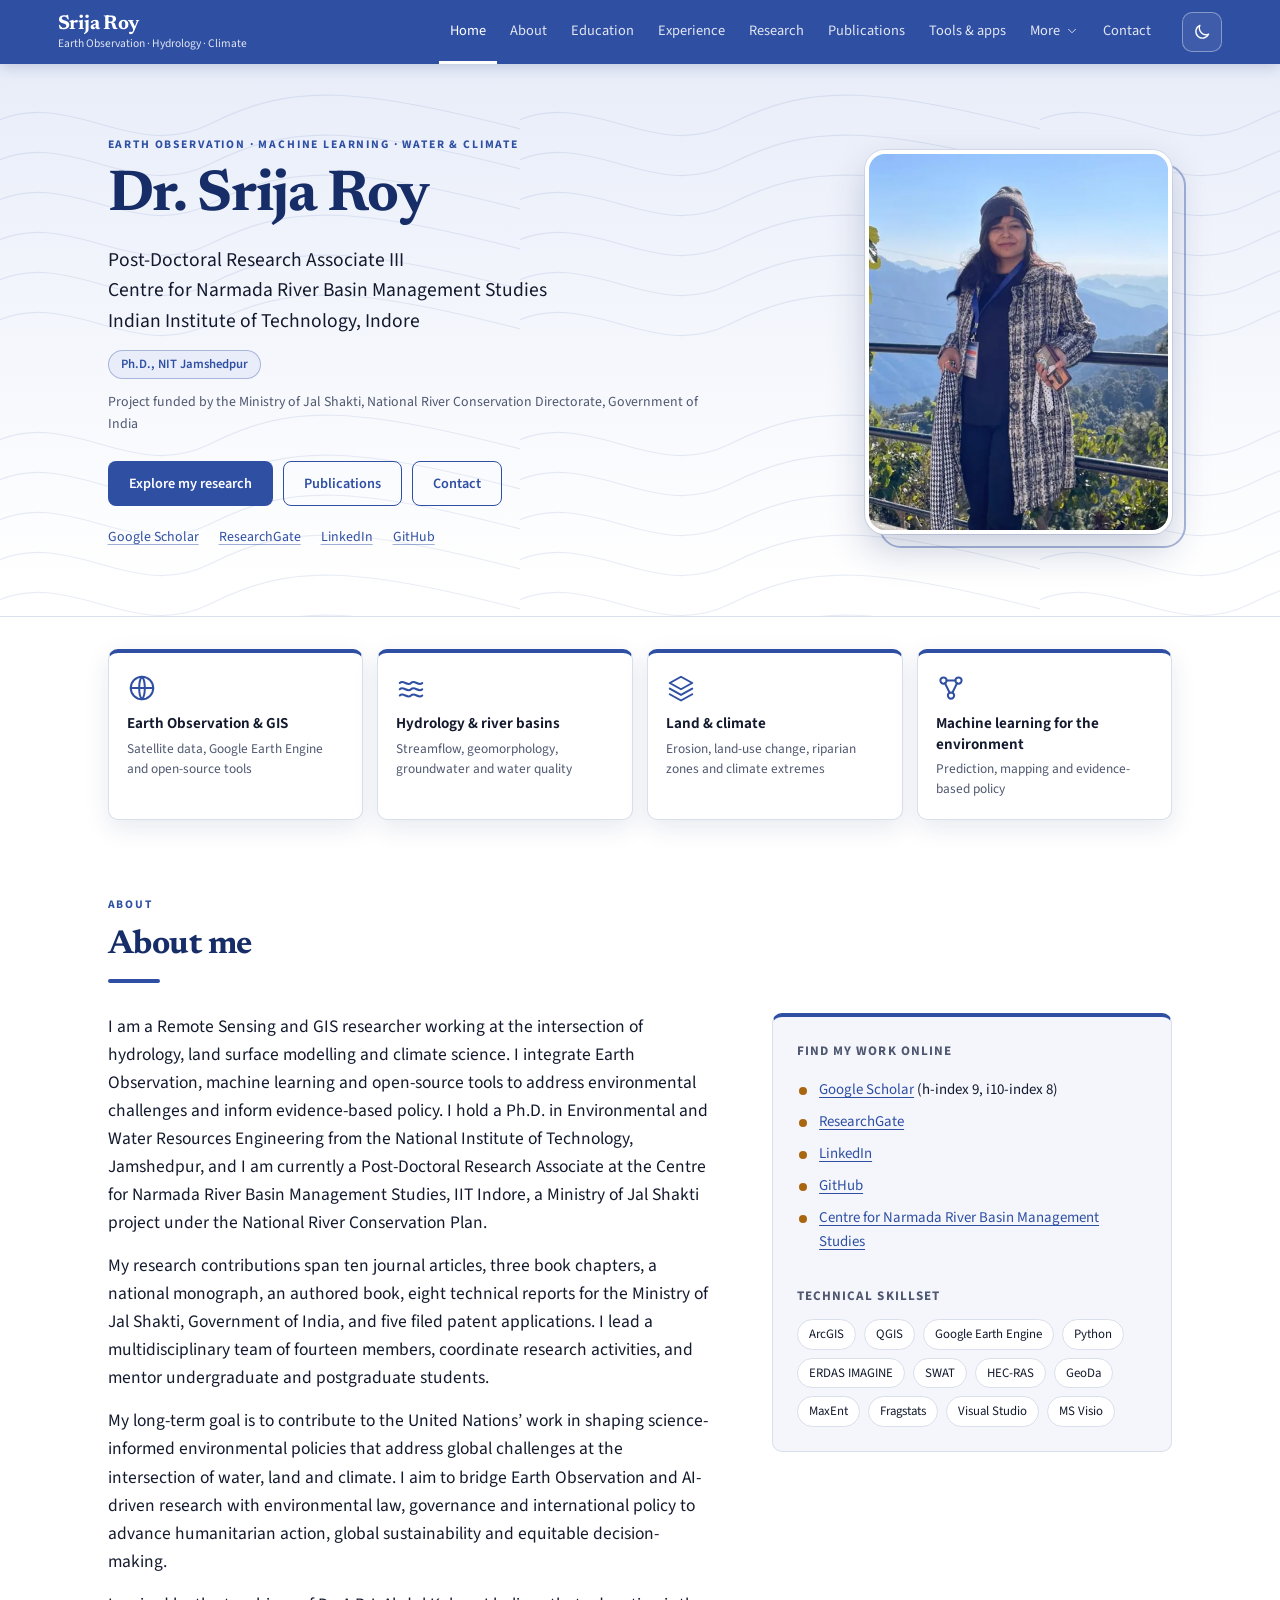
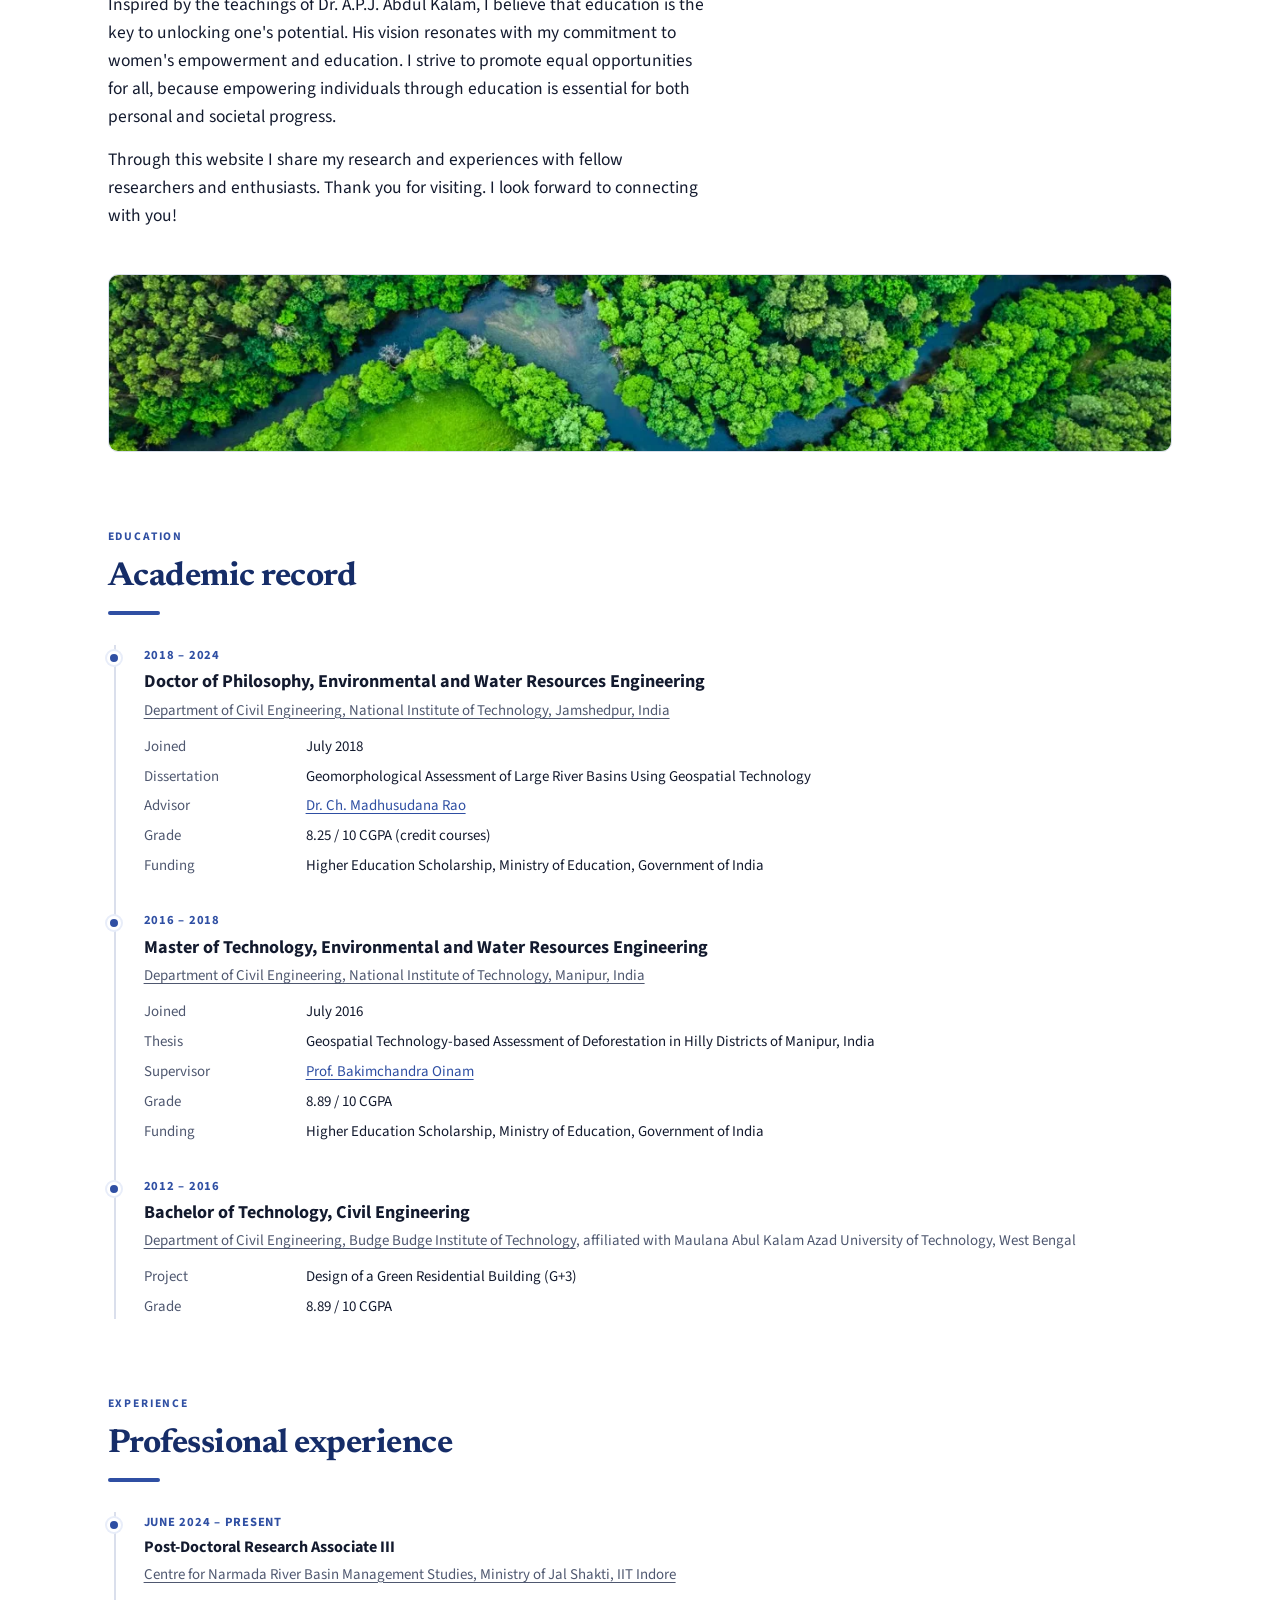
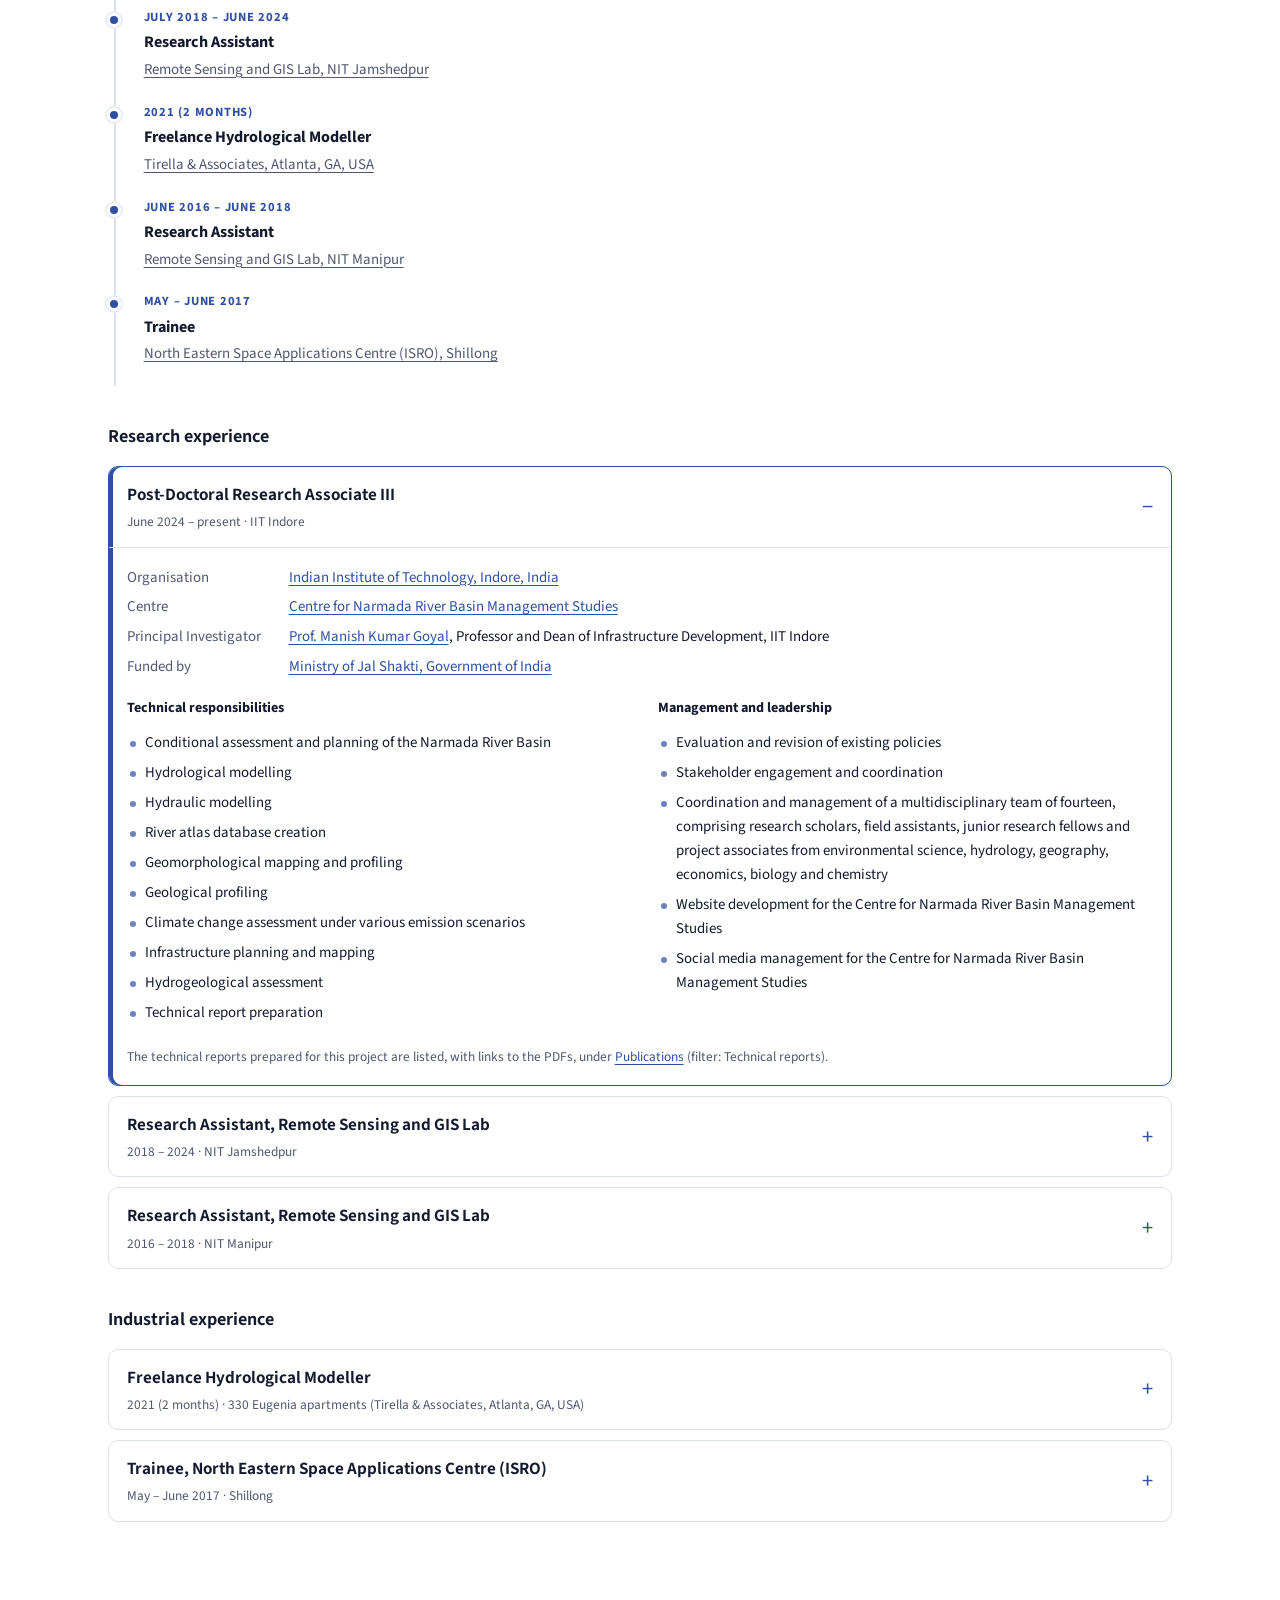
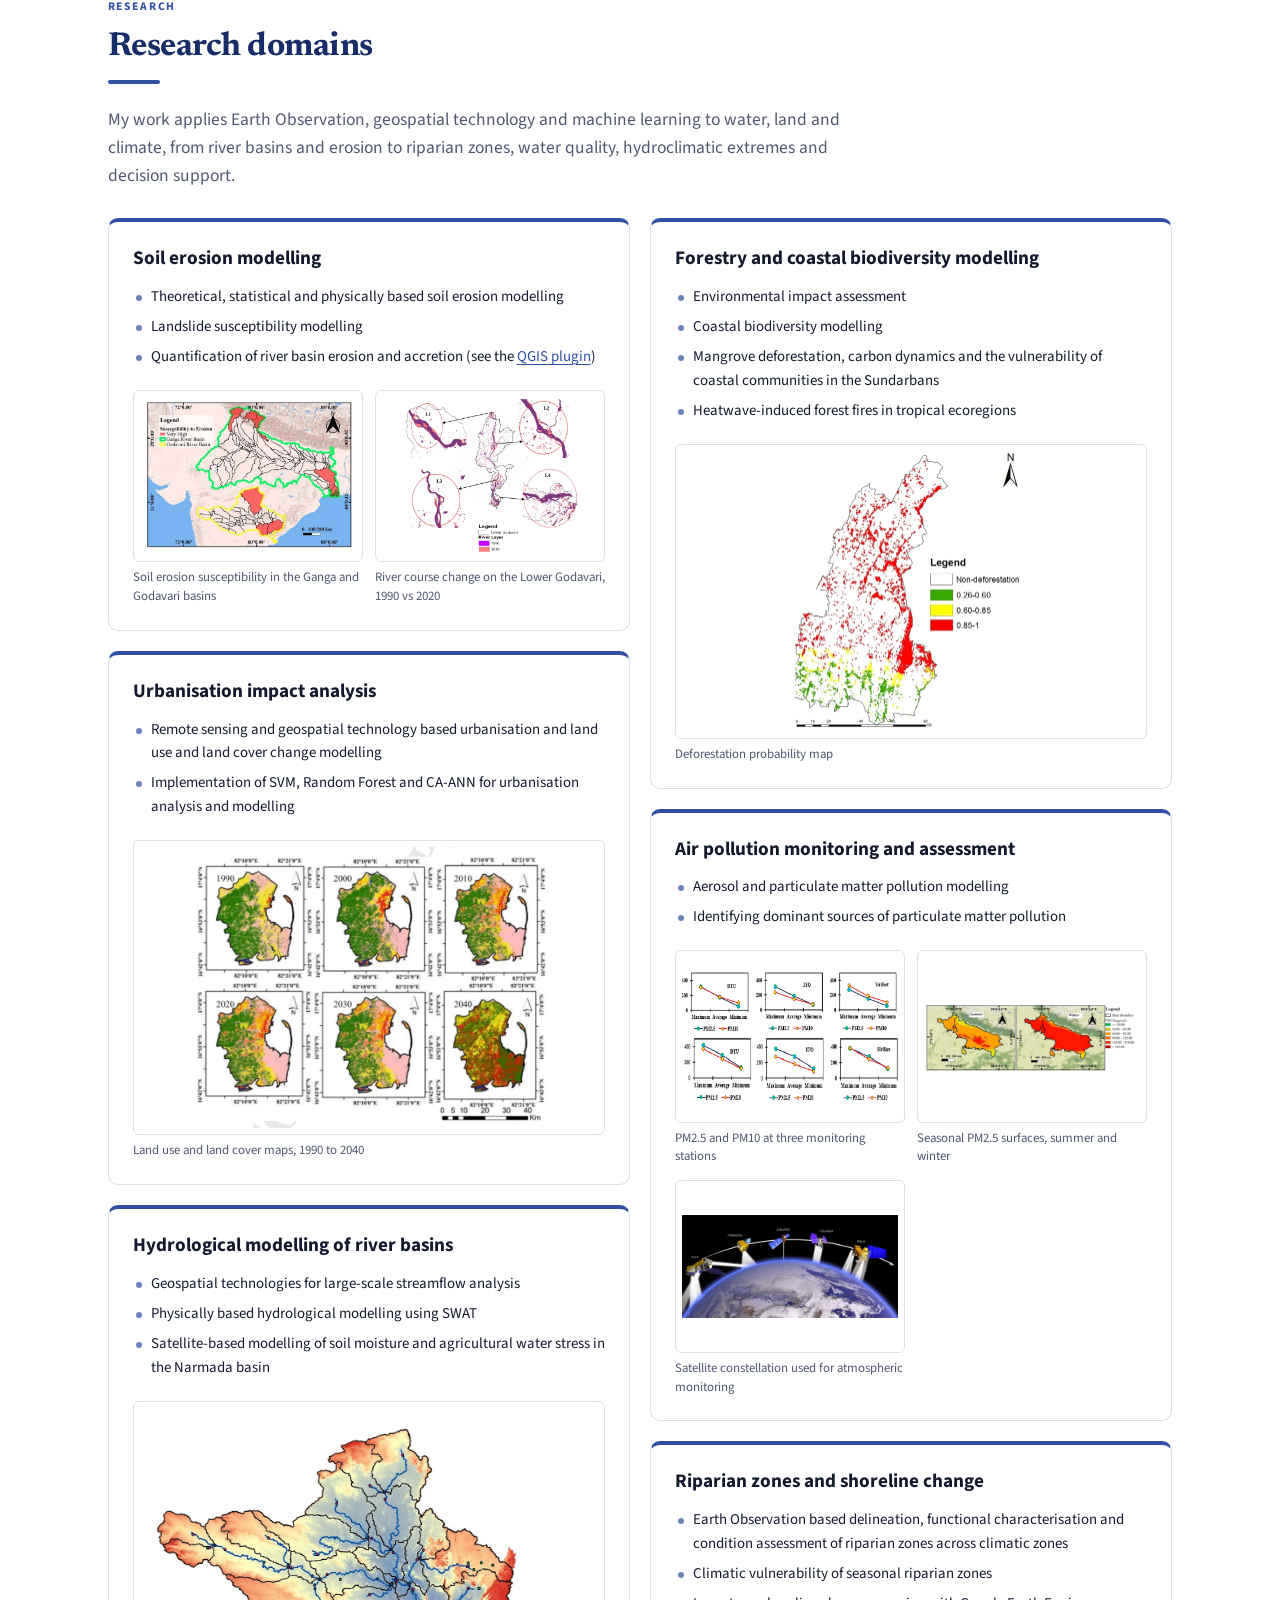
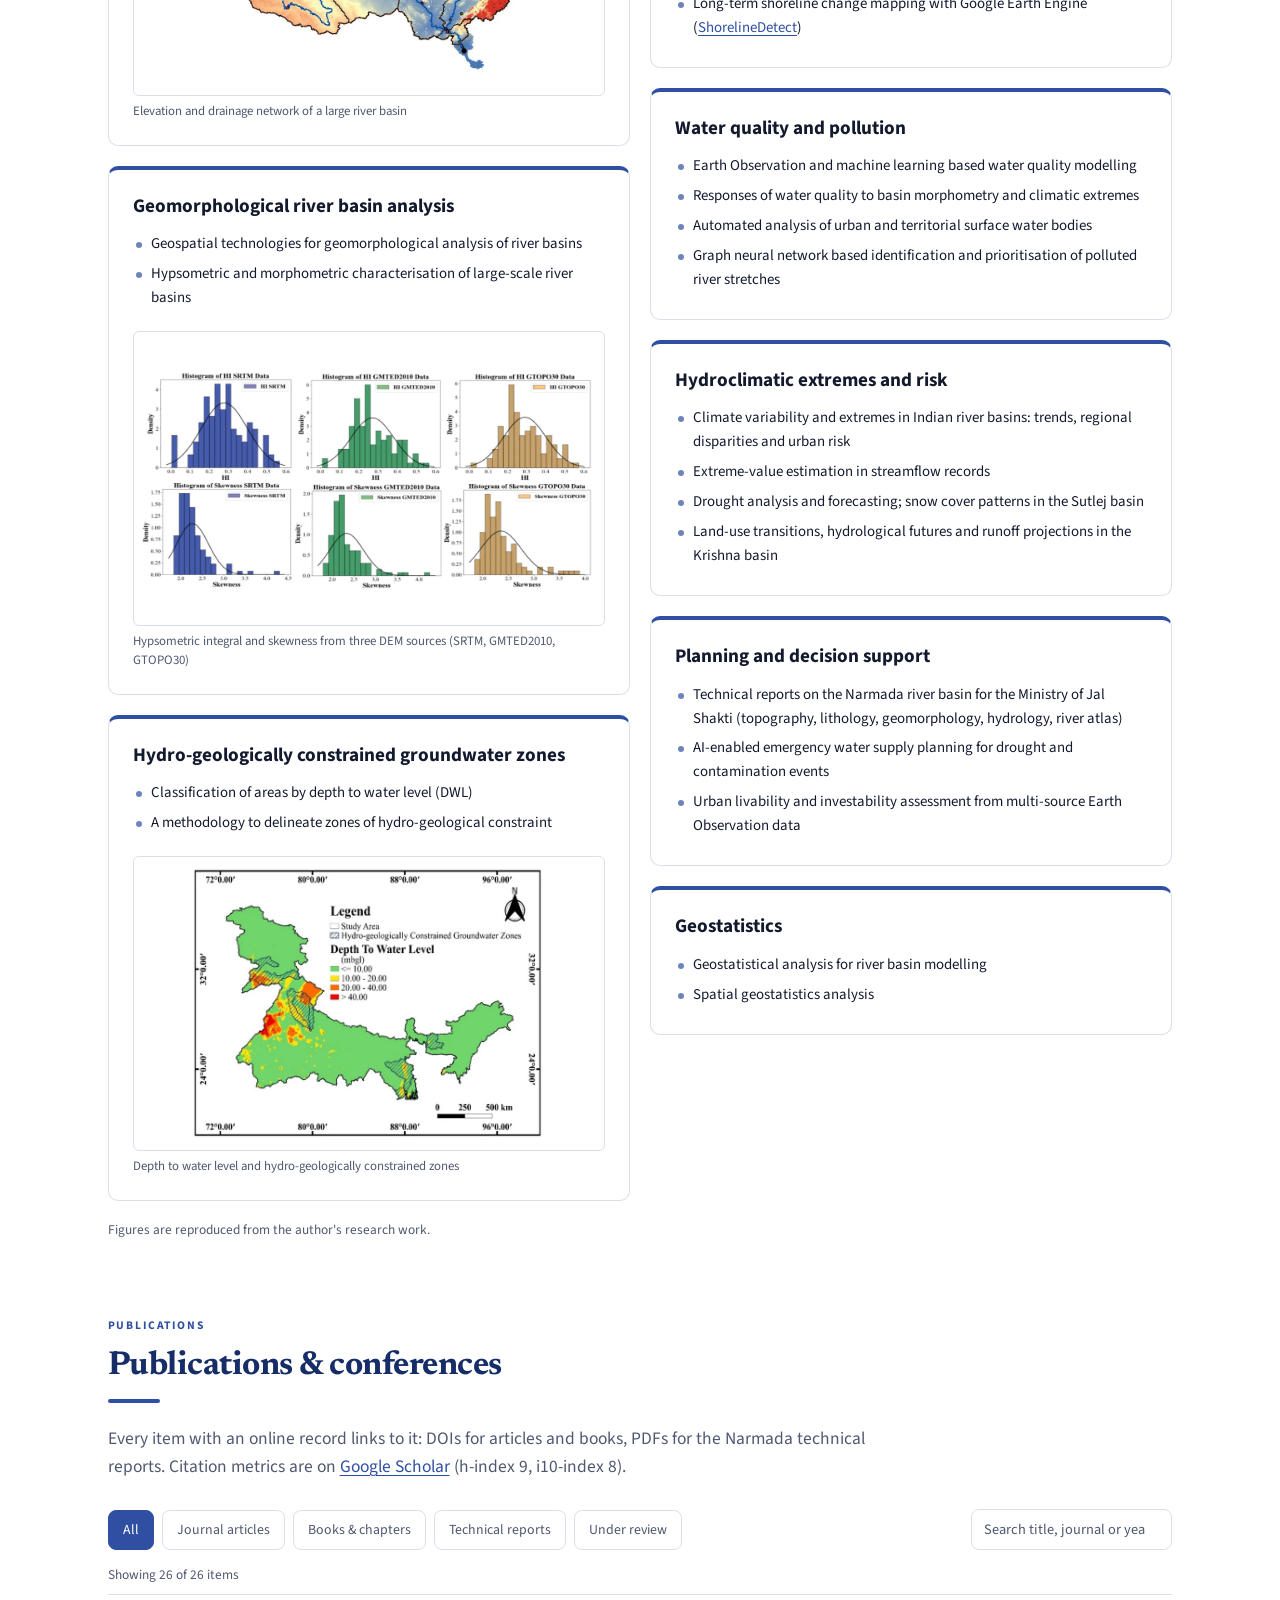
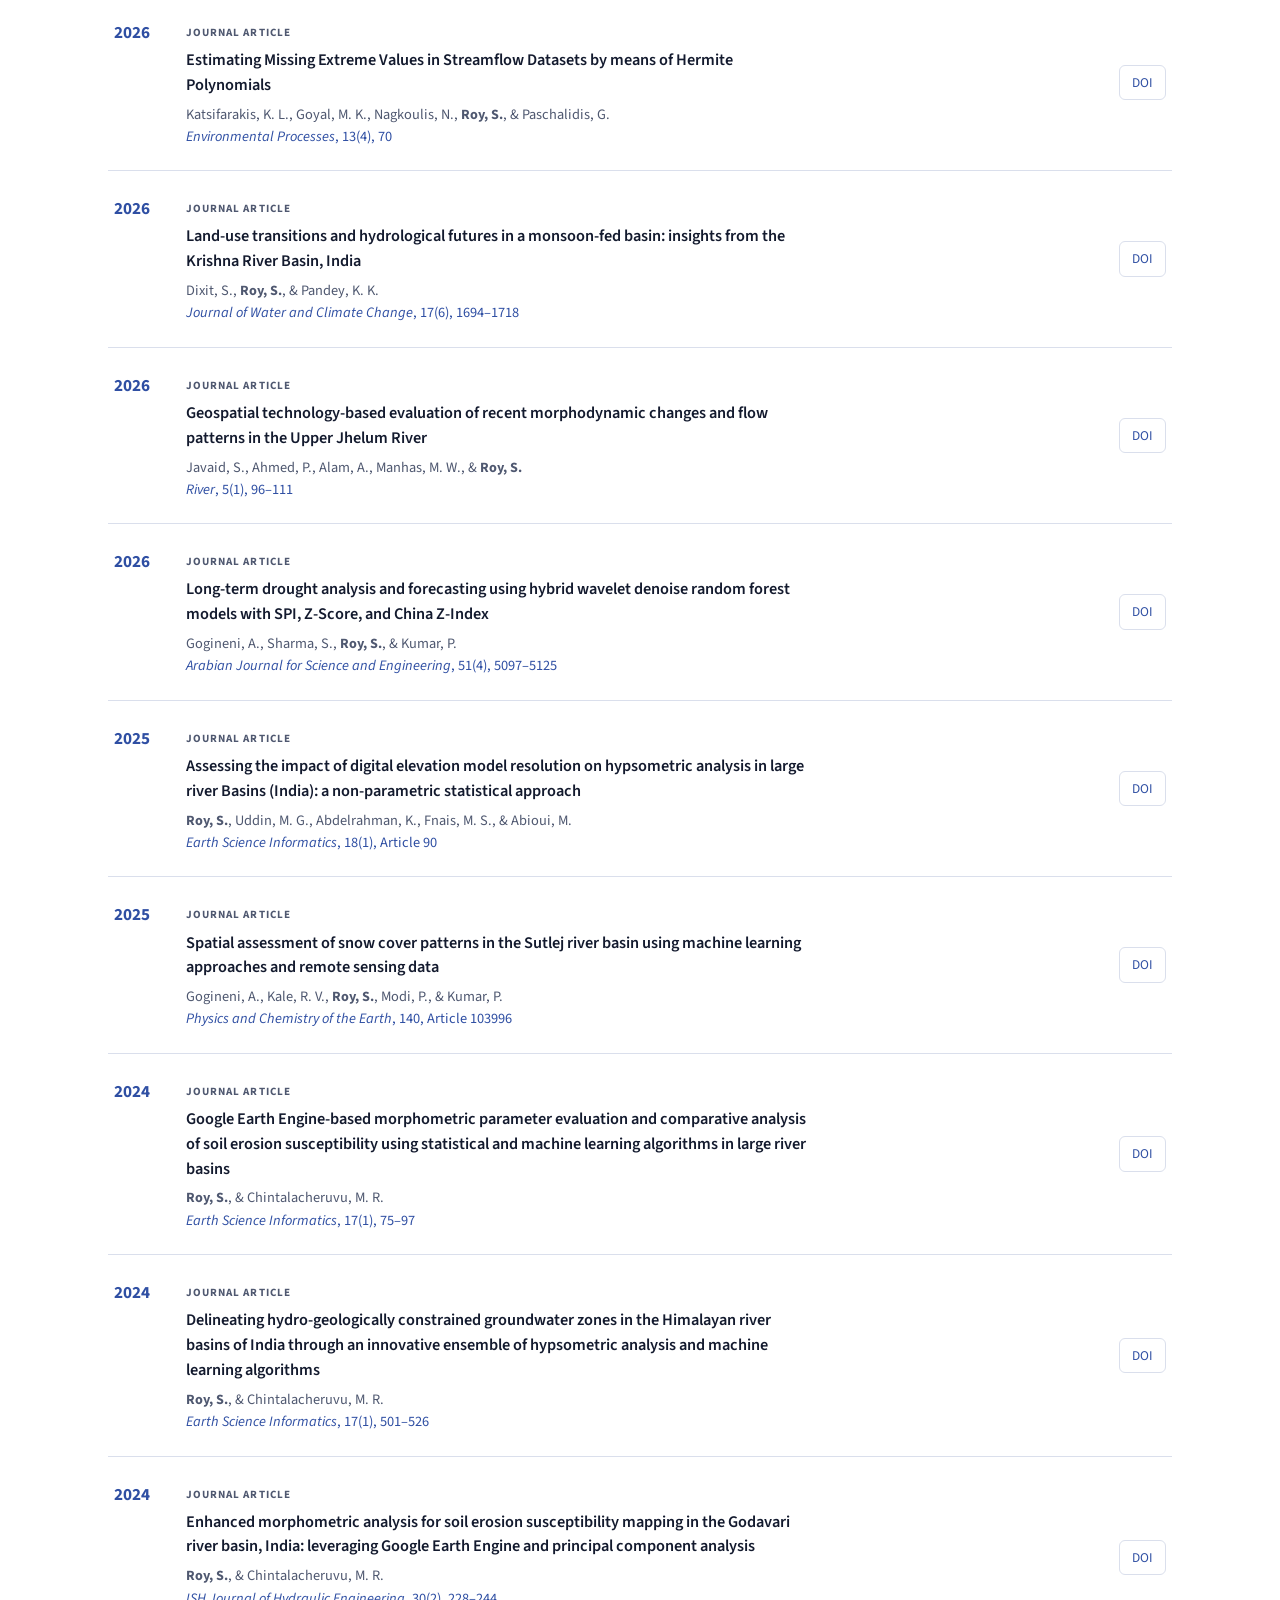
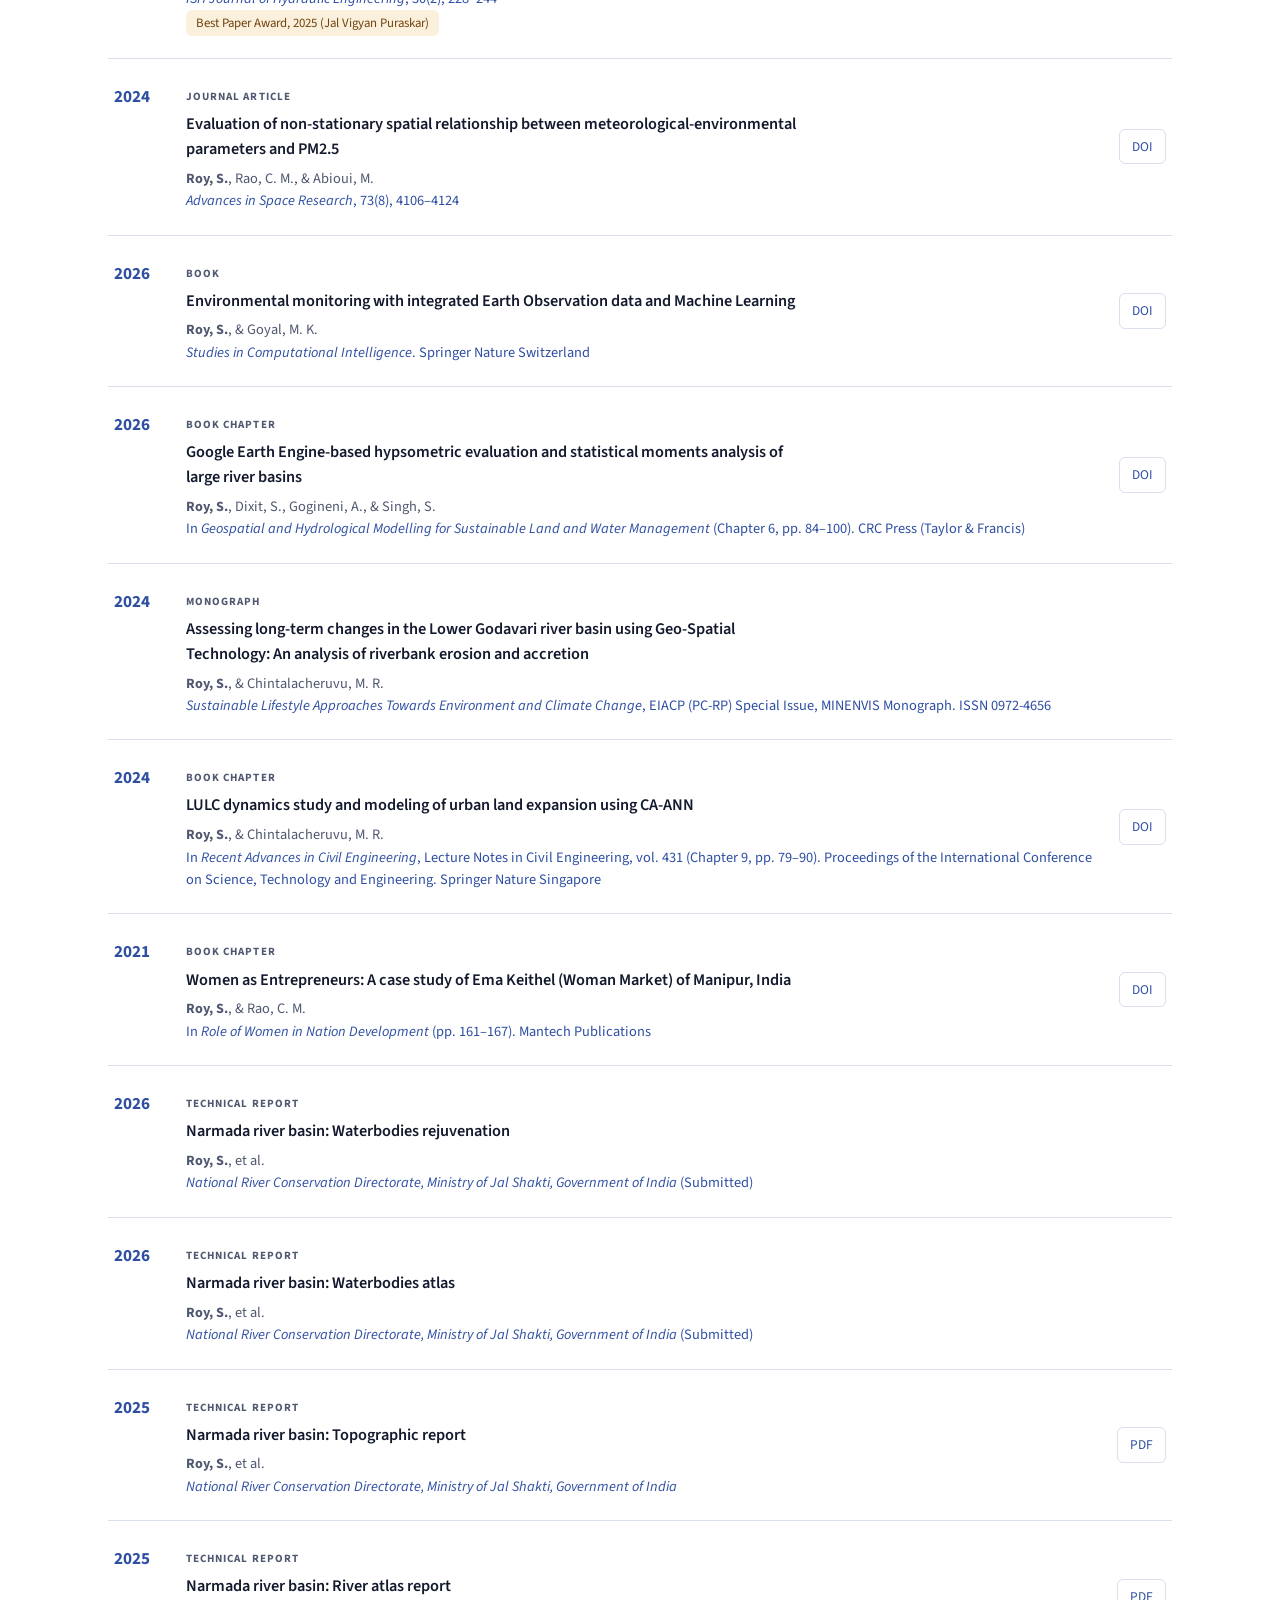
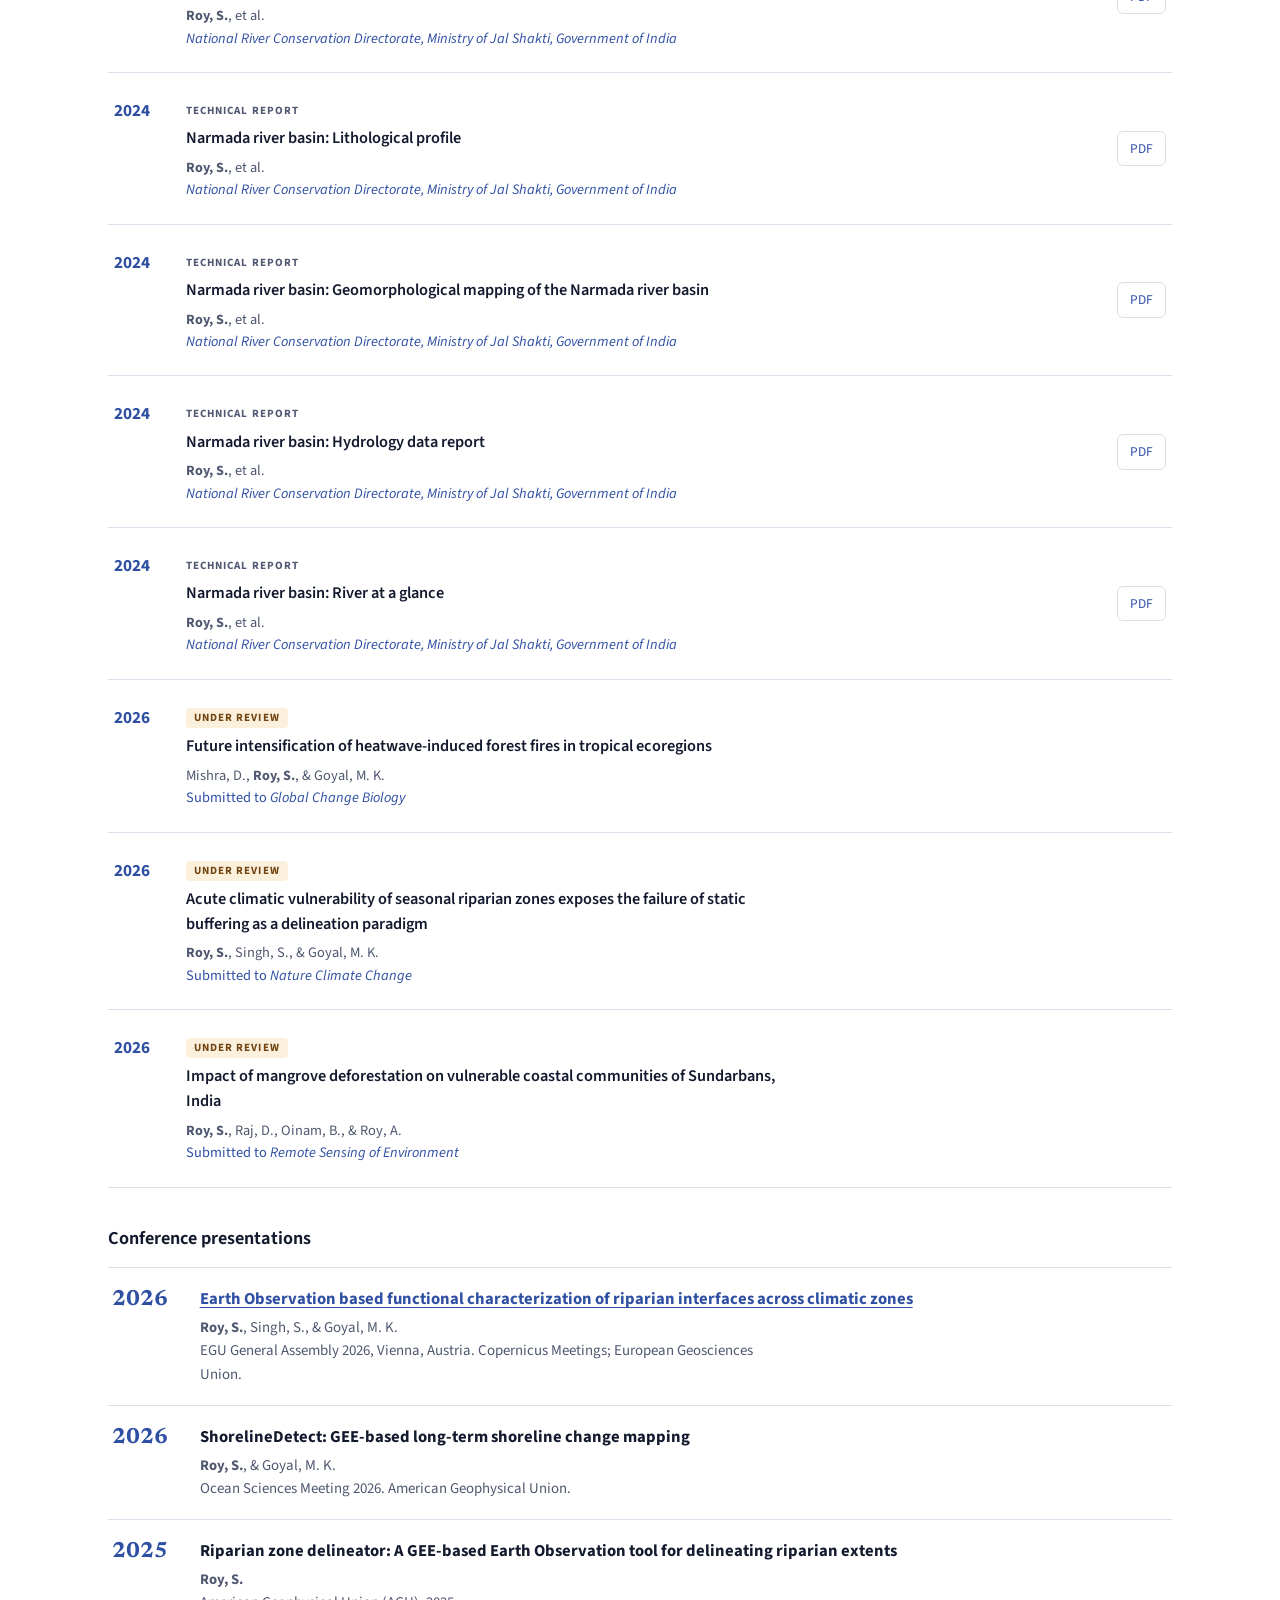
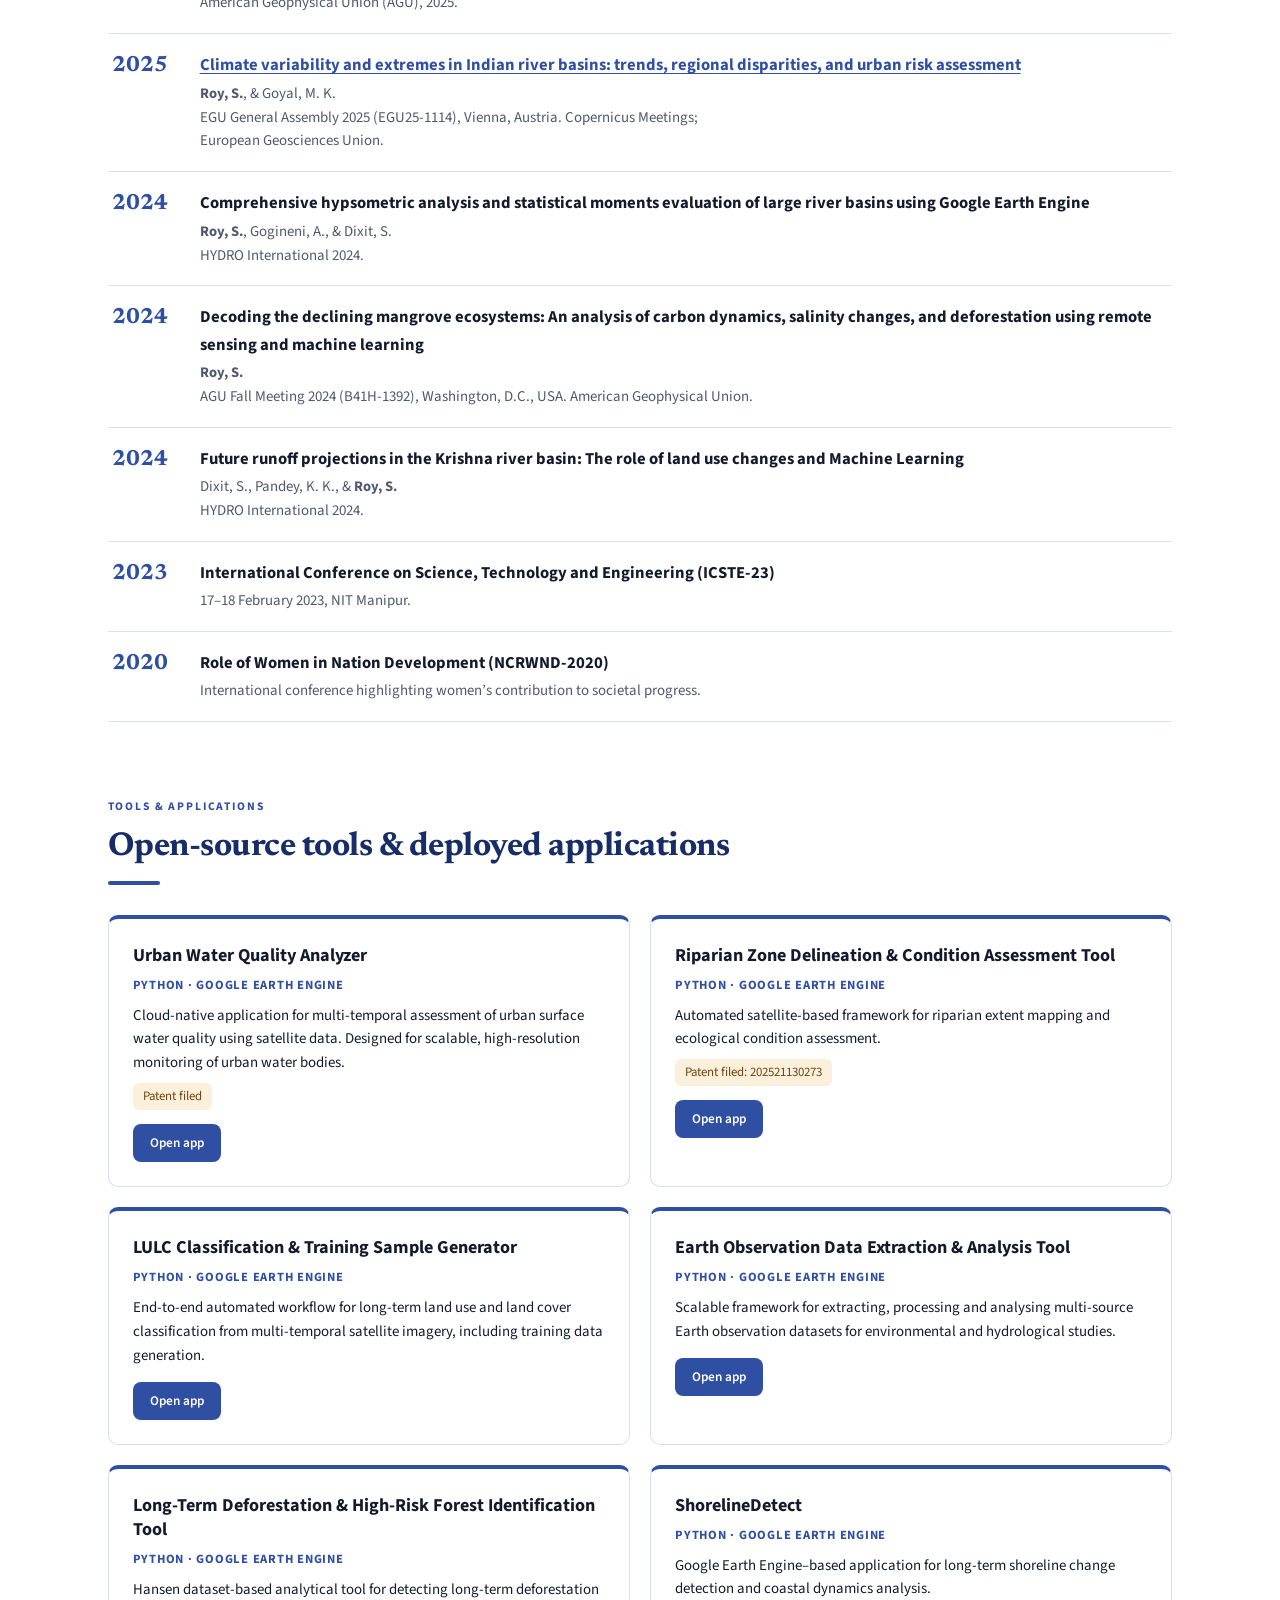
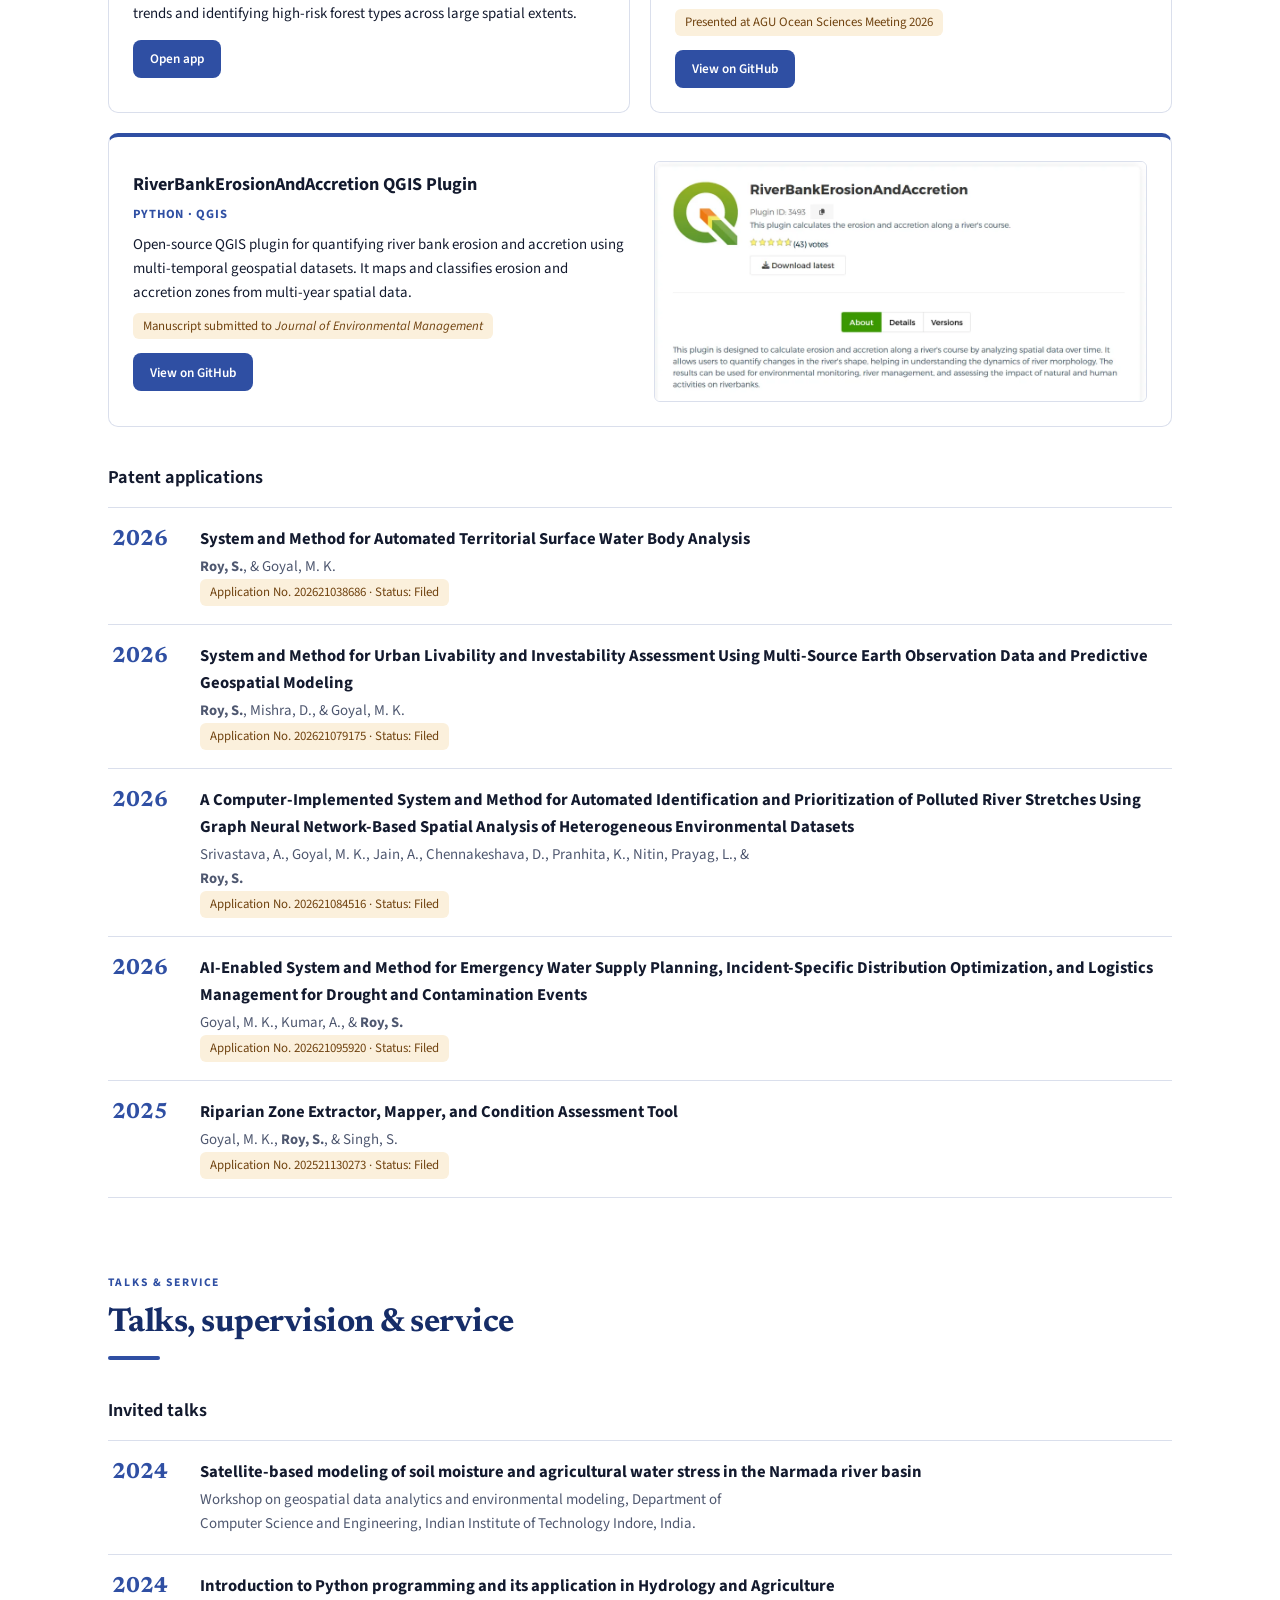
<file: index.html>
<!DOCTYPE html>
<html lang="en-IN">
<head>
  <meta charset="utf-8">
  <meta name="viewport" content="width=device-width, initial-scale=1">
  <title>Dr. Srija Roy | Earth Observation, Hydrology &amp; Climate</title>
  <meta name="description" content="Dr. Srija Roy is a Post-Doctoral Research Associate at IIT Indore working on Earth Observation, machine learning, hydrology and climate science for river basin management and evidence-based policy.">
  <meta name="author" content="Srija Roy">
  <meta name="theme-color" content="#2f4fa3">
  <link rel="canonical" href="https://roysrija.github.io/">
  <link rel="icon" href="assets/img/favicon.svg" type="image/svg+xml">

  <meta property="og:type" content="website">
  <meta property="og:site_name" content="Srija Roy">
  <meta property="og:title" content="Dr. Srija Roy | Earth Observation, Hydrology &amp; Climate">
  <meta property="og:description" content="Earth Observation and machine learning for water, land and climate: river basins, riparian zones, water quality and hydroclimatic risk.">
  <meta property="og:url" content="https://roysrija.github.io/">
  <meta property="og:image" content="https://roysrija.github.io/assets/img/og-image.jpg">
  <meta property="og:image:width" content="1200">
  <meta property="og:image:height" content="630">
  <meta property="og:image:alt" content="Portrait of Dr. Srija Roy in the mountains">
  <meta name="twitter:card" content="summary_large_image">

  <link rel="preload" href="assets/fonts/newsreader-latin-wght-normal.woff2" as="font" type="font/woff2" crossorigin>
  <link rel="preload" href="assets/fonts/source-sans-3-latin-wght-normal.woff2" as="font" type="font/woff2" crossorigin>
  <link rel="stylesheet" href="assets/css/style.css?v=20261125b">
  <script>
    /* Runs before first paint: marks JS as available, applies the saved theme and an optional ?palette= preview. */
    (function () {
      var r = document.documentElement;
      r.className += ' js';
      try { var t = localStorage.getItem('theme'); if (t === 'dark' || t === 'light') r.setAttribute('data-theme', t); } catch (e) {}
      try { var p = new URLSearchParams(location.search).get('palette'); if (/^(teal|forest|indigo|terracotta|burgundy)$/.test(p)) r.setAttribute('data-palette', p); } catch (e) {}
    })();
  </script>

  <script type="application/ld+json">
  {
    "@context": "https://schema.org",
    "@type": "Person",
    "name": "Srija Roy",
    "honorificPrefix": "Dr.",
    "jobTitle": "Post-Doctoral Research Associate III",
    "url": "https://roysrija.github.io/",
    "image": "https://roysrija.github.io/assets/img/portrait.webp",
    "worksFor": { "@type": "CollegeOrUniversity", "name": "Indian Institute of Technology Indore" },
    "alumniOf": [
      { "@type": "CollegeOrUniversity", "name": "National Institute of Technology Jamshedpur" },
      { "@type": "CollegeOrUniversity", "name": "National Institute of Technology Manipur" }
    ],
    "knowsAbout": ["Earth Observation", "Remote sensing", "GIS", "Hydrology", "Geomorphology", "Hydrogeology", "Machine learning", "Climate science"],
    "sameAs": [
      "https://github.com/roysrija",
      "https://www.linkedin.com/in/srija-roy-746bb9100",
      "https://www.researchgate.net/profile/Srija-Roy-3",
      "https://scholar.google.com/citations?user=ETzJhaAAAAAJ"
    ]
  }
  </script>
</head>
<body>
  <a class="skip-link" href="#main">Skip to content</a>

  <!-- Top navigation bar -->
  <header class="topbar" id="top">
    <div class="topbar-inner">
      <a href="#home" class="brand">Srija Roy<small>Earth Observation · Hydrology · Climate</small></a>

      <nav class="nav" id="site-nav" aria-label="Main">
        <a class="nav-link" href="#home">Home</a>
        <a class="nav-link" href="#about">About</a>
        <a class="nav-link" href="#education">Education</a>
        <a class="nav-link" href="#experience">Experience</a>
        <a class="nav-link" href="#research">Research</a>
        <a class="nav-link" href="#publications">Publications</a>
        <a class="nav-link" href="#tools">Tools &amp; apps</a>
        <div class="more">
          <button class="nav-link more-btn" type="button" aria-expanded="false" aria-controls="more-list">More
            <svg viewBox="0 0 24 24" aria-hidden="true"><path d="m6 9 6 6 6-6"/></svg>
          </button>
          <ul class="more-list" id="more-list">
            <li><a class="nav-link" href="#service">Talks &amp; service</a></li>
            <li><a class="nav-link" href="#awards">Awards</a></li>
            <li><a class="nav-link" href="#certifications">Certifications</a></li>
            <li><a class="nav-link" href="#engagement">Engagement</a></li>
          </ul>
        </div>
        <a class="nav-link" href="#contact">Contact</a>
      </nav>

      <div class="actions">
        <button class="icon-btn theme-toggle" type="button" aria-label="Switch to dark theme">
          <svg viewBox="0 0 24 24" aria-hidden="true"><path d="M20 14.5A8 8 0 0 1 9.5 4a8 8 0 1 0 10.5 10.5z"/></svg>
        </button>
        <button class="icon-btn menu-btn" type="button" aria-label="Open navigation" aria-controls="site-nav" aria-expanded="false">
          <svg viewBox="0 0 24 24" aria-hidden="true"><path d="M4 7h16M4 12h16M4 17h16"/></svg>
        </button>
      </div>
    </div>
  </header>

  <main id="main">
    <!-- HOME -->
    <section id="home" aria-labelledby="hero-title">
      <div class="hero">
        <div class="wrap hero-grid">
          <div class="hero-copy">
            <p class="eyebrow">Earth Observation · Machine Learning · Water &amp; Climate</p>
            <h1 id="hero-title">Dr. Srija Roy</h1>
            <p class="hero-sub">Post-Doctoral Research Associate III<br>Centre for Narmada River Basin Management Studies<br>Indian Institute of Technology, Indore</p>
            <p class="hero-badge">Ph.D., NIT Jamshedpur</p>
            <p class="hero-fund">Project funded by the Ministry of Jal Shakti, National River Conservation Directorate, Government of India</p>
            <div class="btn-row">
              <a class="btn btn-primary" href="#research">Explore my research</a>
              <a class="btn btn-outline" href="#publications">Publications</a>
              <a class="btn btn-outline" href="#contact">Contact</a>
            </div>
            <p class="hero-links">
              <a href="https://scholar.google.com/citations?user=ETzJhaAAAAAJ&amp;hl=en" target="_blank" rel="noopener noreferrer">Google Scholar</a>
              <a href="https://www.researchgate.net/profile/Srija-Roy-3" target="_blank" rel="noopener noreferrer">ResearchGate</a>
              <a href="https://www.linkedin.com/in/srija-roy-746bb9100" target="_blank" rel="noopener noreferrer">LinkedIn</a>
              <a href="https://github.com/roysrija" target="_blank" rel="noopener noreferrer">GitHub</a>
            </p>
          </div>
          <figure class="hero-photo">
            <img src="assets/img/portrait.webp" alt="Dr. Srija Roy standing at a mountain viewpoint" width="900" height="655" fetchpriority="high">
          </figure>
        </div>
      </div>

      <div class="wrap highlights-wrap">
        <ul class="highlights">
          <li>
            <a class="highlight" href="#research">
              <svg viewBox="0 0 24 24" aria-hidden="true"><circle cx="12" cy="12" r="9"/><path d="M3 12h18M12 3c3 3 3 15 0 18M12 3c-3 3-3 15 0 18"/></svg>
              <h2>Earth Observation &amp; GIS</h2>
              <p>Satellite data, Google Earth Engine and open-source tools</p>
            </a>
          </li>
          <li>
            <a class="highlight" href="#research">
              <svg viewBox="0 0 24 24" aria-hidden="true"><path d="M3 8c3-3 6 3 9 0s6 3 9 0M3 13c3-3 6 3 9 0s6 3 9 0M3 18c3-3 6 3 9 0s6 3 9 0"/></svg>
              <h2>Hydrology &amp; river basins</h2>
              <p>Streamflow, geomorphology, groundwater and water quality</p>
            </a>
          </li>
          <li>
            <a class="highlight" href="#research">
              <svg viewBox="0 0 24 24" aria-hidden="true"><path d="M12 3 3 8l9 5 9-5-9-5zM3 12.5l9 5 9-5M3 17l9 5 9-5"/></svg>
              <h2>Land &amp; climate</h2>
              <p>Erosion, land-use change, riparian zones and climate extremes</p>
            </a>
          </li>
          <li>
            <a class="highlight" href="#research">
              <svg viewBox="0 0 24 24" aria-hidden="true"><circle cx="6" cy="6" r="2.5"/><circle cx="18" cy="6" r="2.5"/><circle cx="12" cy="18" r="2.5"/><path d="M8.5 6h7M7.2 8.2l3.7 7.6M16.8 8.2l-3.7 7.6"/></svg>
              <h2>Machine learning for the environment</h2>
              <p>Prediction, mapping and evidence-based policy</p>
            </a>
          </li>
        </ul>
      </div>
    </section>

    <div class="content">
      <!-- ABOUT -->
      <section id="about" class="section" aria-labelledby="about-h">
        <p class="eyebrow">About</p>
        <h2 id="about-h" class="section-title">About me</h2>
        <div class="about-grid">
          <div class="prose">
            <p>I am a Remote Sensing and GIS researcher working at the intersection of hydrology, land surface modelling and climate science. I integrate Earth Observation, machine learning and open-source tools to address environmental challenges and inform evidence-based policy. I hold a Ph.D. in Environmental and Water Resources Engineering from the National Institute of Technology, Jamshedpur, and I am currently a Post-Doctoral Research Associate at the Centre for Narmada River Basin Management Studies, IIT Indore, a Ministry of Jal Shakti project under the National River Conservation Plan.</p>
            <p>My research contributions span ten journal articles, three book chapters, a national monograph, an authored book, eight technical reports for the Ministry of Jal Shakti, Government of India, and five filed patent applications. I lead a multidisciplinary team of fourteen members, coordinate research activities, and mentor undergraduate and postgraduate students.</p>
            <p>My long-term goal is to contribute to the United Nations’ work in shaping science-informed environmental policies that address global challenges at the intersection of water, land and climate. I aim to bridge Earth Observation and AI-driven research with environmental law, governance and international policy to advance humanitarian action, global sustainability and equitable decision-making.</p>
            <p>Inspired by the teachings of Dr. A.P.J. Abdul Kalam, I believe that education is the key to unlocking one's potential. His vision resonates with my commitment to women's empowerment and education. I strive to promote equal opportunities for all, because empowering individuals through education is essential for both personal and societal progress.</p>
            <p>Through this website I share my research and experiences with fellow researchers and enthusiasts. Thank you for visiting. I look forward to connecting with you!</p>
          </div>
          <div class="about-side">
            <h3 class="mini-title">Find my work online</h3>
            <ul class="check-list">
              <li><a href="https://scholar.google.com/citations?user=ETzJhaAAAAAJ&amp;hl=en" target="_blank" rel="noopener noreferrer">Google Scholar</a> (h-index 9, i10-index 8)</li>
              <li><a href="https://www.researchgate.net/profile/Srija-Roy-3" target="_blank" rel="noopener noreferrer">ResearchGate</a></li>
              <li><a href="https://www.linkedin.com/in/srija-roy-746bb9100" target="_blank" rel="noopener noreferrer">LinkedIn</a></li>
              <li><a href="https://github.com/roysrija" target="_blank" rel="noopener noreferrer">GitHub</a></li>
              <li><a href="https://cnarmada.org/" target="_blank" rel="noopener noreferrer">Centre for Narmada River Basin Management Studies</a></li>
            </ul>
            <h3 class="mini-title">Technical skillset</h3>
            <ul class="chips">
              <li>ArcGIS</li><li>QGIS</li><li>Google Earth Engine</li><li>Python</li><li>ERDAS IMAGINE</li><li>SWAT</li><li>HEC-RAS</li><li>GeoDa</li><li>MaxEnt</li><li>Fragstats</li><li>Visual Studio</li><li>MS Visio</li>
            </ul>
          </div>
        </div>
        <figure class="banner">
          <img src="assets/img/river-banner.webp" alt="Aerial view of a river winding through dense green forest" width="1200" height="199" loading="lazy">
        </figure>
      </section>

      <!-- EDUCATION -->
      <section id="education" class="section" aria-labelledby="edu-h">
        <p class="eyebrow">Education</p>
        <h2 id="edu-h" class="section-title">Academic record</h2>
        <ol class="timeline">
          <li>
            <span class="period">2018 – 2024</span>
            <h3>Doctor of Philosophy, Environmental and Water Resources Engineering</h3>
            <p class="place"><a href="https://www.nitjsr.ac.in/departments/civil" target="_blank" rel="noopener noreferrer">Department of Civil Engineering, National Institute of Technology, Jamshedpur, India</a></p>
            <dl class="facts">
              <div><dt>Joined</dt><dd>July 2018</dd></div>
              <div><dt>Dissertation</dt><dd>Geomorphological Assessment of Large River Basins Using Geospatial Technology</dd></div>
              <div><dt>Advisor</dt><dd><a href="https://www.researchgate.net/profile/C-Rao-2" target="_blank" rel="noopener noreferrer">Dr. Ch. Madhusudana Rao</a></dd></div>
              <div><dt>Grade</dt><dd>8.25 / 10 CGPA (credit courses)</dd></div>
              <div><dt>Funding</dt><dd>Higher Education Scholarship, Ministry of Education, Government of India</dd></div>
            </dl>
          </li>
          <li>
            <span class="period">2016 – 2018</span>
            <h3>Master of Technology, Environmental and Water Resources Engineering</h3>
            <p class="place"><a href="https://nitmanipur.ac.in/Deptindex.aspx?page=a&amp;ItemID=s&amp;nDeptID=i" target="_blank" rel="noopener noreferrer">Department of Civil Engineering, National Institute of Technology, Manipur, India</a></p>
            <dl class="facts">
              <div><dt>Joined</dt><dd>July 2016</dd></div>
              <div><dt>Thesis</dt><dd>Geospatial Technology-based Assessment of Deforestation in Hilly Districts of Manipur, India</dd></div>
              <div><dt>Supervisor</dt><dd><a href="https://scholar.google.co.in/citations?user=Z3psNqsAAAAJ" target="_blank" rel="noopener noreferrer">Prof. Bakimchandra Oinam</a></dd></div>
              <div><dt>Grade</dt><dd>8.89 / 10 CGPA</dd></div>
              <div><dt>Funding</dt><dd>Higher Education Scholarship, Ministry of Education, Government of India</dd></div>
            </dl>
          </li>
          <li>
            <span class="period">2012 – 2016</span>
            <h3>Bachelor of Technology, Civil Engineering</h3>
            <p class="place"><a href="https://www.bbit.edu.in/" target="_blank" rel="noopener noreferrer">Department of Civil Engineering, Budge Budge Institute of Technology</a>, affiliated with Maulana Abul Kalam Azad University of Technology, West Bengal</p>
            <dl class="facts">
              <div><dt>Project</dt><dd>Design of a Green Residential Building (G+3)</dd></div>
              <div><dt>Grade</dt><dd>8.89 / 10 CGPA</dd></div>
            </dl>
          </li>
        </ol>
      </section>

      <!-- EXPERIENCE -->
      <section id="experience" class="section" aria-labelledby="exp-h">
        <p class="eyebrow">Experience</p>
        <h2 id="exp-h" class="section-title">Professional experience</h2>

        <ol class="timeline compact">
          <li><span class="period">June 2024 – present</span><h3>Post-Doctoral Research Associate III</h3><p class="place"><a href="https://cnarmada.org/" target="_blank" rel="noopener noreferrer">Centre for Narmada River Basin Management Studies, Ministry of Jal Shakti, IIT Indore</a></p></li>
          <li><span class="period">July 2018 – June 2024</span><h3>Research Assistant</h3><p class="place"><a href="https://www.nitjsr.ac.in/departments/civil" target="_blank" rel="noopener noreferrer">Remote Sensing and GIS Lab, NIT Jamshedpur</a></p></li>
          <li><span class="period">2021 (2 months)</span><h3>Freelance Hydrological Modeller</h3><p class="place"><a href="https://www.freelancer.in/u/roysrija7" target="_blank" rel="noopener noreferrer">Tirella &amp; Associates, Atlanta, GA, USA</a></p></li>
          <li><span class="period">June 2016 – June 2018</span><h3>Research Assistant</h3><p class="place"><a href="https://nitmanipur.ac.in/Deptindex.aspx?page=a&amp;ItemID=s&amp;nDeptID=i" target="_blank" rel="noopener noreferrer">Remote Sensing and GIS Lab, NIT Manipur</a></p></li>
          <li><span class="period">May – June 2017</span><h3>Trainee</h3><p class="place"><a href="https://nesac.gov.in/" target="_blank" rel="noopener noreferrer">North Eastern Space Applications Centre (ISRO), Shillong</a></p></li>
        </ol>

        <h3 class="sub-title">Research experience</h3>
        <div class="accordion">
          <details open>
            <summary><span>Post-Doctoral Research Associate III</span><small>June 2024 – present · IIT Indore</small></summary>
            <div class="details-body">
              <dl class="facts">
                <div><dt>Organisation</dt><dd><a href="https://www.iiti.ac.in/" target="_blank" rel="noopener noreferrer">Indian Institute of Technology, Indore, India</a></dd></div>
                <div><dt>Centre</dt><dd><a href="https://cnarmada.org/" target="_blank" rel="noopener noreferrer">Centre for Narmada River Basin Management Studies</a></dd></div>
                <div><dt>Principal Investigator</dt><dd><a href="https://sites.google.com/view/mkg1/home" target="_blank" rel="noopener noreferrer">Prof. Manish Kumar Goyal</a>, Professor and Dean of Infrastructure Development, IIT Indore</dd></div>
                <div><dt>Funded by</dt><dd><a href="https://www.jalshakti-dowr.gov.in/" target="_blank" rel="noopener noreferrer">Ministry of Jal Shakti, Government of India</a></dd></div>
              </dl>
              <div class="two-col">
                <div>
                  <h4>Technical responsibilities</h4>
                  <ul class="bullets">
                    <li>Conditional assessment and planning of the Narmada River Basin</li>
                    <li>Hydrological modelling</li>
                    <li>Hydraulic modelling</li>
                    <li>River atlas database creation</li>
                    <li>Geomorphological mapping and profiling</li>
                    <li>Geological profiling</li>
                    <li>Climate change assessment under various emission scenarios</li>
                    <li>Infrastructure planning and mapping</li>
                    <li>Hydrogeological assessment</li>
                    <li>Technical report preparation</li>
                  </ul>
                </div>
                <div>
                  <h4>Management and leadership</h4>
                  <ul class="bullets">
                    <li>Evaluation and revision of existing policies</li>
                    <li>Stakeholder engagement and coordination</li>
                    <li>Coordination and management of a multidisciplinary team of fourteen, comprising research scholars, field assistants, junior research fellows and project associates from environmental science, hydrology, geography, economics, biology and chemistry</li>
                    <li>Website development for the Centre for Narmada River Basin Management Studies</li>
                    <li>Social media management for the Centre for Narmada River Basin Management Studies</li>
                  </ul>
                </div>
              </div>
              <p class="note">The technical reports prepared for this project are listed, with links to the PDFs, under <a href="#publications">Publications</a> (filter: Technical reports).</p>
            </div>
          </details>
          <details>
            <summary><span>Research Assistant, Remote Sensing and GIS Lab</span><small>2018 – 2024 · NIT Jamshedpur</small></summary>
            <div class="details-body">
              <ul class="bullets">
                <li>Mentoring graduate research projects</li>
                <li>Preparing tutorial classes</li>
                <li>Conducting and managing laboratory sessions for undergraduate and postgraduate students</li>
                <li>Assisting in graduate-level lectures on Environmental Engineering</li>
                <li>Organising workshops and hands-on training sessions</li>
              </ul>
            </div>
          </details>
          <details>
            <summary><span>Research Assistant, Remote Sensing and GIS Lab</span><small>2016 – 2018 · NIT Manipur</small></summary>
            <div class="details-body">
              <ul class="bullets">
                <li>Preparation of tutorials and hands-on training</li>
                <li>Conducting and managing laboratory classes for graduate students</li>
                <li>Assisting in graduate-level lecture sessions</li>
              </ul>
            </div>
          </details>
        </div>

        <h3 class="sub-title">Industrial experience</h3>
        <div class="accordion">
          <details>
            <summary><span>Freelance Hydrological Modeller</span><small>2021 (2 months) · 330 Eugenia apartments (Tirella &amp; Associates, Atlanta, GA, USA)</small></summary>
            <div class="details-body">
              <ul class="bullets">
                <li>Designed nature-based solutions such as bio-swales and bio-swamps so that post-construction runoff stays consistent with pre-construction levels</li>
                <li>Planned groundwater recharge structures to enhance infiltration and reduce surface runoff</li>
                <li>Coordinated with engineers, contractors and environmental consultants to align project goals and regulatory requirements</li>
                <li>Prepared a detailed hydrological report covering runoff modelling, soil infiltration analysis and compliance metrics</li>
              </ul>
            </div>
          </details>
          <details>
            <summary><span>Trainee, North Eastern Space Applications Centre (ISRO)</span><small>May – June 2017 · Shillong</small></summary>
            <div class="details-body">
              <ul class="bullets">
                <li>Conducted a geospatial technology-based deforestation analysis of the hilly districts of Manipur, India</li>
                <li>Compared the Maximum Likelihood Classifier and Spectral Angle Mapper for land use and land cover classification</li>
                <li>Predicted near-future deforestation scenarios using logistic regression on explanatory variables</li>
              </ul>
            </div>
          </details>
        </div>
      </section>

      <!-- RESEARCH -->
      <section id="research" class="section" aria-labelledby="res-h">
        <p class="eyebrow">Research</p>
        <h2 id="res-h" class="section-title">Research domains</h2>
        <p class="lede">My work applies Earth Observation, geospatial technology and machine learning to water, land and climate, from river basins and erosion to riparian zones, water quality, hydroclimatic extremes and decision support.</p>

        <div class="domain-grid">
          <article class="domain">
            <h3>Soil erosion modelling</h3>
            <ul class="bullets">
              <li>Theoretical, statistical and physically based soil erosion modelling</li>
              <li>Landslide susceptibility modelling</li>
              <li>Quantification of river basin erosion and accretion (see the <a href="#tools">QGIS plugin</a>)</li>
            </ul>
            <div class="figs">
              <figure><button class="zoom" type="button" data-group="research"><img src="assets/img/research/erosion-susceptibility.webp" alt="Map of soil erosion susceptibility across the Ganga and Godavari river basins, with very high susceptibility zones highlighted" width="617" height="439" loading="lazy"></button><figcaption>Soil erosion susceptibility in the Ganga and Godavari basins</figcaption></figure>
              <figure><button class="zoom" type="button" data-group="research"><img src="assets/img/research/river-erosion-accretion.webp" alt="Map of the Lower Godavari river course in 1990 and 2020 with four zoomed-in areas showing bank change" width="619" height="550" loading="lazy"></button><figcaption>River course change on the Lower Godavari, 1990 vs 2020</figcaption></figure>
            </div>
          </article>

          <article class="domain">
            <h3>Urbanisation impact analysis</h3>
            <ul class="bullets">
              <li>Remote sensing and geospatial technology based urbanisation and land use and land cover change modelling</li>
              <li>Implementation of SVM, Random Forest and CA-ANN for urbanisation analysis and modelling</li>
            </ul>
            <div class="figs">
              <figure><button class="zoom" type="button" data-group="research"><img src="assets/img/research/lulc-ca-ann.webp" alt="Six land use and land cover maps for 1990, 2000, 2010, 2020, 2030 and 2040" width="828" height="644" loading="lazy"></button><figcaption>Land use and land cover maps, 1990 to 2040</figcaption></figure>
            </div>
          </article>

          <article class="domain">
            <h3>Hydrological modelling of river basins</h3>
            <ul class="bullets">
              <li>Geospatial technologies for large-scale streamflow analysis</li>
              <li>Physically based hydrological modelling using SWAT</li>
              <li>Satellite-based modelling of soil moisture and agricultural water stress in the Narmada basin</li>
            </ul>
            <div class="figs">
              <figure><button class="zoom" type="button" data-group="research"><img src="assets/img/research/basin-streams.webp" alt="Elevation map of a large river basin with its drainage network overlaid" width="1100" height="691" loading="lazy"></button><figcaption>Elevation and drainage network of a large river basin</figcaption></figure>
            </div>
          </article>

          <article class="domain">
            <h3>Geomorphological river basin analysis</h3>
            <ul class="bullets">
              <li>Geospatial technologies for geomorphological analysis of river basins</li>
              <li>Hypsometric and morphometric characterisation of large-scale river basins</li>
            </ul>
            <div class="figs">
              <figure><button class="zoom" type="button" data-group="research"><img src="assets/img/research/dem-hypsometry.webp" alt="Histograms of hypsometric integral and skewness computed from SRTM, GMTED2010 and GTOPO30 elevation data" width="1100" height="537" loading="lazy"></button><figcaption>Hypsometric integral and skewness from three DEM sources (SRTM, GMTED2010, GTOPO30)</figcaption></figure>
            </div>
          </article>

          <article class="domain">
            <h3>Hydro-geologically constrained groundwater zones</h3>
            <ul class="bullets">
              <li>Classification of areas by depth to water level (DWL)</li>
              <li>A methodology to delineate zones of hydro-geological constraint</li>
            </ul>
            <div class="figs">
              <figure><button class="zoom" type="button" data-group="research"><img src="assets/img/research/groundwater-dwl.webp" alt="Map of depth to water level in metres below ground level across northern India with constrained groundwater zones hatched" width="766" height="606" loading="lazy"></button><figcaption>Depth to water level and hydro-geologically constrained zones</figcaption></figure>
            </div>
          </article>

          <article class="domain">
            <h3>Forestry and coastal biodiversity modelling</h3>
            <ul class="bullets">
              <li>Environmental impact assessment</li>
              <li>Coastal biodiversity modelling</li>
              <li>Mangrove deforestation, carbon dynamics and the vulnerability of coastal communities in the Sundarbans</li>
              <li>Heatwave-induced forest fires in tropical ecoregions</li>
            </ul>
            <div class="figs">
              <figure><button class="zoom" type="button" data-group="research"><img src="assets/img/research/deforestation-risk.webp" alt="Map of deforestation probability in three classes from 0.26 to 1, with non-deforested areas in white" width="466" height="563" loading="lazy"></button><figcaption>Deforestation probability map</figcaption></figure>
            </div>
          </article>

          <article class="domain">
            <h3>Air pollution monitoring and assessment</h3>
            <ul class="bullets">
              <li>Aerosol and particulate matter pollution modelling</li>
              <li>Identifying dominant sources of particulate matter pollution</li>
            </ul>
            <div class="figs">
              <figure><button class="zoom" type="button" data-group="research"><img src="assets/img/research/pm-trends.webp" alt="Line charts of maximum, average and minimum PM2.5 and PM10 concentrations at three monitoring stations" width="729" height="452" loading="lazy"></button><figcaption>PM2.5 and PM10 at three monitoring stations</figcaption></figure>
              <figure><button class="zoom" type="button" data-group="research"><img src="assets/img/research/pm25-seasonal.webp" alt="Two PM2.5 concentration maps, one for summer and one for winter" width="1100" height="356" loading="lazy"></button><figcaption>Seasonal PM2.5 surfaces, summer and winter</figcaption></figure>
              <figure><button class="zoom" type="button" data-group="research"><img src="assets/img/research/satellite-constellation.webp" alt="Illustration of the A-Train satellite constellation orbiting Earth: Aura, PARASOL, CALIPSO, CloudSat and Aqua" width="1100" height="524" loading="lazy"></button><figcaption>Satellite constellation used for atmospheric monitoring</figcaption></figure>
            </div>
          </article>

          <article class="domain">
            <h3>Riparian zones and shoreline change</h3>
            <ul class="bullets">
              <li>Earth Observation based delineation, functional characterisation and condition assessment of riparian zones across climatic zones</li>
              <li>Climatic vulnerability of seasonal riparian zones</li>
              <li>Long-term shoreline change mapping with Google Earth Engine (<a href="#tools">ShorelineDetect</a>)</li>
            </ul>
          </article>

          <article class="domain">
            <h3>Water quality and pollution</h3>
            <ul class="bullets">
              <li>Earth Observation and machine learning based water quality modelling</li>
              <li>Responses of water quality to basin morphometry and climatic extremes</li>
              <li>Automated analysis of urban and territorial surface water bodies</li>
              <li>Graph neural network based identification and prioritisation of polluted river stretches</li>
            </ul>
          </article>

          <article class="domain">
            <h3>Hydroclimatic extremes and risk</h3>
            <ul class="bullets">
              <li>Climate variability and extremes in Indian river basins: trends, regional disparities and urban risk</li>
              <li>Extreme-value estimation in streamflow records</li>
              <li>Drought analysis and forecasting; snow cover patterns in the Sutlej basin</li>
              <li>Land-use transitions, hydrological futures and runoff projections in the Krishna basin</li>
            </ul>
          </article>

          <article class="domain">
            <h3>Planning and decision support</h3>
            <ul class="bullets">
              <li>Technical reports on the Narmada river basin for the Ministry of Jal Shakti (topography, lithology, geomorphology, hydrology, river atlas)</li>
              <li>AI-enabled emergency water supply planning for drought and contamination events</li>
              <li>Urban livability and investability assessment from multi-source Earth Observation data</li>
            </ul>
          </article>

          <article class="domain">
            <h3>Geostatistics</h3>
            <ul class="bullets">
              <li>Geostatistical analysis for river basin modelling</li>
              <li>Spatial geostatistics analysis</li>
            </ul>
          </article>
        </div>
        <p class="note">Figures are reproduced from the author's research work.</p>
      </section>

      <!-- PUBLICATIONS -->
      <section id="publications" class="section" aria-labelledby="pub-h">
        <p class="eyebrow">Publications</p>
        <h2 id="pub-h" class="section-title">Publications &amp; conferences</h2>
        <p class="lede">Every item with an online record links to it: DOIs for articles and books, PDFs for the Narmada technical reports. Citation metrics are on <a href="https://scholar.google.com/citations?user=ETzJhaAAAAAJ&amp;hl=en" target="_blank" rel="noopener noreferrer">Google Scholar</a> (h-index 9, i10-index 8).</p>

        <div class="pub-controls">
          <div class="filters" role="group" aria-label="Filter publications by type">
            <button type="button" class="filter active" data-filter="all" aria-pressed="true">All</button>
            <button type="button" class="filter" data-filter="journal" aria-pressed="false">Journal articles</button>
            <button type="button" class="filter" data-filter="book" aria-pressed="false">Books &amp; chapters</button>
            <button type="button" class="filter" data-filter="report" aria-pressed="false">Technical reports</button>
            <button type="button" class="filter" data-filter="review" aria-pressed="false">Under review</button>
          </div>
          <label class="search">
            <span class="sr-only">Search publications</span>
            <input id="pub-search" type="search" placeholder="Search title, journal or year" autocomplete="off">
          </label>
        </div>
        <p id="pub-count" class="count" aria-live="polite"></p>

        <div id="pub-list" class="pub-list">
          <article class="pub" data-type="journal" data-year="2026">
            <div class="pub-year">2026</div>
            <div class="pub-body">
              <span class="pub-type">Journal article</span>
              <h3><a href="https://doi.org/10.1007/s40710-026-00878-3" target="_blank" rel="noopener noreferrer">Estimating Missing Extreme Values in Streamflow Datasets by means of Hermite Polynomials</a></h3>
              <p class="authors">Katsifarakis, K. L., Goyal, M. K., Nagkoulis, N., <strong>Roy, S.</strong>, &amp; Paschalidis, G.</p>
              <p class="venue"><em>Environmental Processes</em>, 13(4), 70</p>
            </div>
            <a class="pub-action" href="https://doi.org/10.1007/s40710-026-00878-3" target="_blank" rel="noopener noreferrer">DOI</a>
          </article>
          <article class="pub" data-type="journal" data-year="2026">
            <div class="pub-year">2026</div>
            <div class="pub-body">
              <span class="pub-type">Journal article</span>
              <h3><a href="https://doi.org/10.2166/wcc.2026.063" target="_blank" rel="noopener noreferrer">Land-use transitions and hydrological futures in a monsoon-fed basin: insights from the Krishna River Basin, India</a></h3>
              <p class="authors">Dixit, S., <strong>Roy, S.</strong>, &amp; Pandey, K. K.</p>
              <p class="venue"><em>Journal of Water and Climate Change</em>, 17(6), 1694–1718</p>
            </div>
            <a class="pub-action" href="https://doi.org/10.2166/wcc.2026.063" target="_blank" rel="noopener noreferrer">DOI</a>
          </article>
          <article class="pub" data-type="journal" data-year="2026">
            <div class="pub-year">2026</div>
            <div class="pub-body">
              <span class="pub-type">Journal article</span>
              <h3><a href="https://doi.org/10.1002/rvr2.70043" target="_blank" rel="noopener noreferrer">Geospatial technology-based evaluation of recent morphodynamic changes and flow patterns in the Upper Jhelum River</a></h3>
              <p class="authors">Javaid, S., Ahmed, P., Alam, A., Manhas, M. W., &amp; <strong>Roy, S.</strong></p>
              <p class="venue"><em>River</em>, 5(1), 96–111</p>
            </div>
            <a class="pub-action" href="https://doi.org/10.1002/rvr2.70043" target="_blank" rel="noopener noreferrer">DOI</a>
          </article>
          <article class="pub" data-type="journal" data-year="2026">
            <div class="pub-year">2026</div>
            <div class="pub-body">
              <span class="pub-type">Journal article</span>
              <h3><a href="https://doi.org/10.1007/s13369-025-10575-2" target="_blank" rel="noopener noreferrer">Long-term drought analysis and forecasting using hybrid wavelet denoise random forest models with SPI, Z-Score, and China Z-Index</a></h3>
              <p class="authors">Gogineni, A., Sharma, S., <strong>Roy, S.</strong>, &amp; Kumar, P.</p>
              <p class="venue"><em>Arabian Journal for Science and Engineering</em>, 51(4), 5097–5125</p>
            </div>
            <a class="pub-action" href="https://doi.org/10.1007/s13369-025-10575-2" target="_blank" rel="noopener noreferrer">DOI</a>
          </article>
          <article class="pub" data-type="journal" data-year="2025">
            <div class="pub-year">2025</div>
            <div class="pub-body">
              <span class="pub-type">Journal article</span>
              <h3><a href="https://doi.org/10.1007/s12145-024-01607-w" target="_blank" rel="noopener noreferrer">Assessing the impact of digital elevation model resolution on hypsometric analysis in large river Basins (India): a non-parametric statistical approach</a></h3>
              <p class="authors"><strong>Roy, S.</strong>, Uddin, M. G., Abdelrahman, K., Fnais, M. S., &amp; Abioui, M.</p>
              <p class="venue"><em>Earth Science Informatics</em>, 18(1), Article 90</p>
            </div>
            <a class="pub-action" href="https://doi.org/10.1007/s12145-024-01607-w" target="_blank" rel="noopener noreferrer">DOI</a>
          </article>
          <article class="pub" data-type="journal" data-year="2025">
            <div class="pub-year">2025</div>
            <div class="pub-body">
              <span class="pub-type">Journal article</span>
              <h3><a href="https://doi.org/10.1016/j.pce.2025.103996" target="_blank" rel="noopener noreferrer">Spatial assessment of snow cover patterns in the Sutlej river basin using machine learning approaches and remote sensing data</a></h3>
              <p class="authors">Gogineni, A., Kale, R. V., <strong>Roy, S.</strong>, Modi, P., &amp; Kumar, P.</p>
              <p class="venue"><em>Physics and Chemistry of the Earth</em>, 140, Article 103996</p>
            </div>
            <a class="pub-action" href="https://doi.org/10.1016/j.pce.2025.103996" target="_blank" rel="noopener noreferrer">DOI</a>
          </article>
          <article class="pub" data-type="journal" data-year="2024">
            <div class="pub-year">2024</div>
            <div class="pub-body">
              <span class="pub-type">Journal article</span>
              <h3><a href="https://doi.org/10.1007/s12145-023-01133-1" target="_blank" rel="noopener noreferrer">Google Earth Engine-based morphometric parameter evaluation and comparative analysis of soil erosion susceptibility using statistical and machine learning algorithms in large river basins</a></h3>
              <p class="authors"><strong>Roy, S.</strong>, &amp; Chintalacheruvu, M. R.</p>
              <p class="venue"><em>Earth Science Informatics</em>, 17(1), 75–97</p>
            </div>
            <a class="pub-action" href="https://doi.org/10.1007/s12145-023-01133-1" target="_blank" rel="noopener noreferrer">DOI</a>
          </article>
          <article class="pub" data-type="journal" data-year="2024">
            <div class="pub-year">2024</div>
            <div class="pub-body">
              <span class="pub-type">Journal article</span>
              <h3><a href="https://doi.org/10.1007/s12145-023-01177-3" target="_blank" rel="noopener noreferrer">Delineating hydro-geologically constrained groundwater zones in the Himalayan river basins of India through an innovative ensemble of hypsometric analysis and machine learning algorithms</a></h3>
              <p class="authors"><strong>Roy, S.</strong>, &amp; Chintalacheruvu, M. R.</p>
              <p class="venue"><em>Earth Science Informatics</em>, 17(1), 501–526</p>
            </div>
            <a class="pub-action" href="https://doi.org/10.1007/s12145-023-01177-3" target="_blank" rel="noopener noreferrer">DOI</a>
          </article>
          <article class="pub" data-type="journal" data-year="2024">
            <div class="pub-year">2024</div>
            <div class="pub-body">
              <span class="pub-type">Journal article</span>
              <h3><a href="https://doi.org/10.1080/09715010.2023.2292280" target="_blank" rel="noopener noreferrer">Enhanced morphometric analysis for soil erosion susceptibility mapping in the Godavari river basin, India: leveraging Google Earth Engine and principal component analysis</a></h3>
              <p class="authors"><strong>Roy, S.</strong>, &amp; Chintalacheruvu, M. R.</p>
              <p class="venue"><em>ISH Journal of Hydraulic Engineering</em>, 30(2), 228–244</p>
              <p><span class="badge">Best Paper Award, 2025 (Jal Vigyan Puraskar)</span></p>
            </div>
            <a class="pub-action" href="https://doi.org/10.1080/09715010.2023.2292280" target="_blank" rel="noopener noreferrer">DOI</a>
          </article>
          <article class="pub" data-type="journal" data-year="2024">
            <div class="pub-year">2024</div>
            <div class="pub-body">
              <span class="pub-type">Journal article</span>
              <h3><a href="https://doi.org/10.1016/j.asr.2024.01.009" target="_blank" rel="noopener noreferrer">Evaluation of non-stationary spatial relationship between meteorological-environmental parameters and PM2.5</a></h3>
              <p class="authors"><strong>Roy, S.</strong>, Rao, C. M., &amp; Abioui, M.</p>
              <p class="venue"><em>Advances in Space Research</em>, 73(8), 4106–4124</p>
            </div>
            <a class="pub-action" href="https://doi.org/10.1016/j.asr.2024.01.009" target="_blank" rel="noopener noreferrer">DOI</a>
          </article>
          <article class="pub" data-type="book" data-year="2026">
            <div class="pub-year">2026</div>
            <div class="pub-body">
              <span class="pub-type">Book</span>
              <h3><a href="https://doi.org/10.1007/978-3-032-19935-5" target="_blank" rel="noopener noreferrer">Environmental monitoring with integrated Earth Observation data and Machine Learning</a></h3>
              <p class="authors"><strong>Roy, S.</strong>, &amp; Goyal, M. K.</p>
              <p class="venue"><em>Studies in Computational Intelligence</em>. Springer Nature Switzerland</p>
            </div>
            <a class="pub-action" href="https://doi.org/10.1007/978-3-032-19935-5" target="_blank" rel="noopener noreferrer">DOI</a>
          </article>
          <article class="pub" data-type="book" data-year="2026">
            <div class="pub-year">2026</div>
            <div class="pub-body">
              <span class="pub-type">Book chapter</span>
              <h3><a href="https://doi.org/10.1201/9781003596080-6" target="_blank" rel="noopener noreferrer">Google Earth Engine-based hypsometric evaluation and statistical moments analysis of large river basins</a></h3>
              <p class="authors"><strong>Roy, S.</strong>, Dixit, S., Gogineni, A., &amp; Singh, S.</p>
              <p class="venue">In <em>Geospatial and Hydrological Modelling for Sustainable Land and Water Management</em> (Chapter 6, pp. 84–100). CRC Press (Taylor &amp; Francis)</p>
            </div>
            <a class="pub-action" href="https://doi.org/10.1201/9781003596080-6" target="_blank" rel="noopener noreferrer">DOI</a>
          </article>
          <article class="pub" data-type="book" data-year="2024">
            <div class="pub-year">2024</div>
            <div class="pub-body">
              <span class="pub-type">Monograph</span>
              <h3>Assessing long-term changes in the Lower Godavari river basin using Geo-Spatial Technology: An analysis of riverbank erosion and accretion</h3>
              <p class="authors"><strong>Roy, S.</strong>, &amp; Chintalacheruvu, M. R.</p>
              <p class="venue"><em>Sustainable Lifestyle Approaches Towards Environment and Climate Change</em>, EIACP (PC-RP) Special Issue, MINENVIS Monograph. ISSN 0972-4656</p>
            </div>
          </article>
          <article class="pub" data-type="book" data-year="2024">
            <div class="pub-year">2024</div>
            <div class="pub-body">
              <span class="pub-type">Book chapter</span>
              <h3><a href="https://doi.org/10.1007/978-981-99-4665-5_9" target="_blank" rel="noopener noreferrer">LULC dynamics study and modeling of urban land expansion using CA-ANN</a></h3>
              <p class="authors"><strong>Roy, S.</strong>, &amp; Chintalacheruvu, M. R.</p>
              <p class="venue">In <em>Recent Advances in Civil Engineering</em>, Lecture Notes in Civil Engineering, vol. 431 (Chapter 9, pp. 79–90). Proceedings of the International Conference on Science, Technology and Engineering. Springer Nature Singapore</p>
            </div>
            <a class="pub-action" href="https://doi.org/10.1007/978-981-99-4665-5_9" target="_blank" rel="noopener noreferrer">DOI</a>
          </article>
          <article class="pub" data-type="book" data-year="2021">
            <div class="pub-year">2021</div>
            <div class="pub-body">
              <span class="pub-type">Book chapter</span>
              <h3><a href="https://doi.org/10.47531/MANTECH.2021.19" target="_blank" rel="noopener noreferrer">Women as Entrepreneurs: A case study of Ema Keithel (Woman Market) of Manipur, India</a></h3>
              <p class="authors"><strong>Roy, S.</strong>, &amp; Rao, C. M.</p>
              <p class="venue">In <em>Role of Women in Nation Development</em> (pp. 161–167). Mantech Publications</p>
            </div>
            <a class="pub-action" href="https://doi.org/10.47531/MANTECH.2021.19" target="_blank" rel="noopener noreferrer">DOI</a>
          </article>
          <article class="pub" data-type="report" data-year="2026">
            <div class="pub-year">2026</div>
            <div class="pub-body">
              <span class="pub-type">Technical report</span>
              <h3>Narmada river basin: Waterbodies rejuvenation</h3>
              <p class="authors"><strong>Roy, S.</strong>, et al.</p>
              <p class="venue"><em>National River Conservation Directorate, Ministry of Jal Shakti, Government of India</em> (Submitted)</p>
            </div>
          </article>
          <article class="pub" data-type="report" data-year="2026">
            <div class="pub-year">2026</div>
            <div class="pub-body">
              <span class="pub-type">Technical report</span>
              <h3>Narmada river basin: Waterbodies atlas</h3>
              <p class="authors"><strong>Roy, S.</strong>, et al.</p>
              <p class="venue"><em>National River Conservation Directorate, Ministry of Jal Shakti, Government of India</em> (Submitted)</p>
            </div>
          </article>
          <article class="pub" data-type="report" data-year="2025">
            <div class="pub-year">2025</div>
            <div class="pub-body">
              <span class="pub-type">Technical report</span>
              <h3><a href="https://cnarmada.org/wp-content/uploads/2025/07/Topographic-Map_Final-Report.pdf" target="_blank" rel="noopener noreferrer">Narmada river basin: Topographic report</a></h3>
              <p class="authors"><strong>Roy, S.</strong>, et al.</p>
              <p class="venue"><em>National River Conservation Directorate, Ministry of Jal Shakti, Government of India</em></p>
            </div>
            <a class="pub-action" href="https://cnarmada.org/wp-content/uploads/2025/07/Topographic-Map_Final-Report.pdf" target="_blank" rel="noopener noreferrer">PDF</a>
          </article>
          <article class="pub" data-type="report" data-year="2025">
            <div class="pub-year">2025</div>
            <div class="pub-body">
              <span class="pub-type">Technical report</span>
              <h3><a href="https://cnarmada.org/wp-content/uploads/2025/10/River_Atlas_Report_Draft_4_24_10_2025.pdf" target="_blank" rel="noopener noreferrer">Narmada river basin: River atlas report</a></h3>
              <p class="authors"><strong>Roy, S.</strong>, et al.</p>
              <p class="venue"><em>National River Conservation Directorate, Ministry of Jal Shakti, Government of India</em></p>
            </div>
            <a class="pub-action" href="https://cnarmada.org/wp-content/uploads/2025/10/River_Atlas_Report_Draft_4_24_10_2025.pdf" target="_blank" rel="noopener noreferrer">PDF</a>
          </article>
          <article class="pub" data-type="report" data-year="2024">
            <div class="pub-year">2024</div>
            <div class="pub-body">
              <span class="pub-type">Technical report</span>
              <h3><a href="https://cnarmada.org/wp-content/uploads/2025/07/Lithological-Profile_Final-Report.pdf" target="_blank" rel="noopener noreferrer">Narmada river basin: Lithological profile</a></h3>
              <p class="authors"><strong>Roy, S.</strong>, et al.</p>
              <p class="venue"><em>National River Conservation Directorate, Ministry of Jal Shakti, Government of India</em></p>
            </div>
            <a class="pub-action" href="https://cnarmada.org/wp-content/uploads/2025/07/Lithological-Profile_Final-Report.pdf" target="_blank" rel="noopener noreferrer">PDF</a>
          </article>
          <article class="pub" data-type="report" data-year="2024">
            <div class="pub-year">2024</div>
            <div class="pub-body">
              <span class="pub-type">Technical report</span>
              <h3><a href="https://cnarmada.org/wp-content/uploads/2025/07/Geomorphological-Mapping.pdf" target="_blank" rel="noopener noreferrer">Narmada river basin: Geomorphological mapping of the Narmada river basin</a></h3>
              <p class="authors"><strong>Roy, S.</strong>, et al.</p>
              <p class="venue"><em>National River Conservation Directorate, Ministry of Jal Shakti, Government of India</em></p>
            </div>
            <a class="pub-action" href="https://cnarmada.org/wp-content/uploads/2025/07/Geomorphological-Mapping.pdf" target="_blank" rel="noopener noreferrer">PDF</a>
          </article>
          <article class="pub" data-type="report" data-year="2024">
            <div class="pub-year">2024</div>
            <div class="pub-body">
              <span class="pub-type">Technical report</span>
              <h3><a href="https://cnarmada.org/wp-content/uploads/2025/08/Hydrological_Data_Report_Quarter3_20250802.pdf" target="_blank" rel="noopener noreferrer">Narmada river basin: Hydrology data report</a></h3>
              <p class="authors"><strong>Roy, S.</strong>, et al.</p>
              <p class="venue"><em>National River Conservation Directorate, Ministry of Jal Shakti, Government of India</em></p>
            </div>
            <a class="pub-action" href="https://cnarmada.org/wp-content/uploads/2025/08/Hydrological_Data_Report_Quarter3_20250802.pdf" target="_blank" rel="noopener noreferrer">PDF</a>
          </article>
          <article class="pub" data-type="report" data-year="2024">
            <div class="pub-year">2024</div>
            <div class="pub-body">
              <span class="pub-type">Technical report</span>
              <h3><a href="https://cnarmada.org/wp-content/uploads/2025/07/Narmada-River-at-a-Glance.pdf" target="_blank" rel="noopener noreferrer">Narmada river basin: River at a glance</a></h3>
              <p class="authors"><strong>Roy, S.</strong>, et al.</p>
              <p class="venue"><em>National River Conservation Directorate, Ministry of Jal Shakti, Government of India</em></p>
            </div>
            <a class="pub-action" href="https://cnarmada.org/wp-content/uploads/2025/07/Narmada-River-at-a-Glance.pdf" target="_blank" rel="noopener noreferrer">PDF</a>
          </article>
          <article class="pub" data-type="review" data-year="2026">
            <div class="pub-year">2026</div>
            <div class="pub-body">
              <span class="pub-type review">Under review</span>
              <h3>Future intensification of heatwave-induced forest fires in tropical ecoregions</h3>
              <p class="authors">Mishra, D., <strong>Roy, S.</strong>, &amp; Goyal, M. K.</p>
              <p class="venue">Submitted to <em>Global Change Biology</em></p>
            </div>
          </article>
          <article class="pub" data-type="review" data-year="2026">
            <div class="pub-year">2026</div>
            <div class="pub-body">
              <span class="pub-type review">Under review</span>
              <h3>Acute climatic vulnerability of seasonal riparian zones exposes the failure of static buffering as a delineation paradigm</h3>
              <p class="authors"><strong>Roy, S.</strong>, Singh, S., &amp; Goyal, M. K.</p>
              <p class="venue">Submitted to <em>Nature Climate Change</em></p>
            </div>
          </article>
          <article class="pub" data-type="review" data-year="2026">
            <div class="pub-year">2026</div>
            <div class="pub-body">
              <span class="pub-type review">Under review</span>
              <h3>Impact of mangrove deforestation on vulnerable coastal communities of Sundarbans, India</h3>
              <p class="authors"><strong>Roy, S.</strong>, Raj, D., Oinam, B., &amp; Roy, A.</p>
              <p class="venue">Submitted to <em>Remote Sensing of Environment</em></p>
            </div>
          </article>
        </div>
        <p id="pub-empty" class="empty" hidden>No publications match your search. <button type="button" class="text-btn" id="pub-reset">Clear filters</button></p>

        <h3 class="sub-title">Conference presentations</h3>
        <ol class="award-list">
          <li><span class="award-year">2026</span><div><h3><a href="https://doi.org/10.5194/egusphere-egu26-8955" target="_blank" rel="noopener noreferrer">Earth Observation based functional characterization of riparian interfaces across climatic zones</a></h3><p><strong>Roy, S.</strong>, Singh, S., &amp; Goyal, M. K.<br>EGU General Assembly 2026, Vienna, Austria. Copernicus Meetings; European Geosciences Union.</p></div></li>
          <li><span class="award-year">2026</span><div><h3>ShorelineDetect: GEE-based long-term shoreline change mapping</h3><p><strong>Roy, S.</strong>, &amp; Goyal, M. K.<br>Ocean Sciences Meeting 2026. American Geophysical Union.</p></div></li>
          <li><span class="award-year">2025</span><div><h3>Riparian zone delineator: A GEE-based Earth Observation tool for delineating riparian extents</h3><p><strong>Roy, S.</strong><br>American Geophysical Union (AGU), 2025.</p></div></li>
          <li><span class="award-year">2025</span><div><h3><a href="https://doi.org/10.5194/egusphere-egu25-1114" target="_blank" rel="noopener noreferrer">Climate variability and extremes in Indian river basins: trends, regional disparities, and urban risk assessment</a></h3><p><strong>Roy, S.</strong>, &amp; Goyal, M. K.<br>EGU General Assembly 2025 (EGU25-1114), Vienna, Austria. Copernicus Meetings; European Geosciences Union.</p></div></li>
          <li><span class="award-year">2024</span><div><h3>Comprehensive hypsometric analysis and statistical moments evaluation of large river basins using Google Earth Engine</h3><p><strong>Roy, S.</strong>, Gogineni, A., &amp; Dixit, S.<br>HYDRO International 2024.</p></div></li>
          <li><span class="award-year">2024</span><div><h3>Decoding the declining mangrove ecosystems: An analysis of carbon dynamics, salinity changes, and deforestation using remote sensing and machine learning</h3><p><strong>Roy, S.</strong><br>AGU Fall Meeting 2024 (B41H-1392), Washington, D.C., USA. American Geophysical Union.</p></div></li>
          <li><span class="award-year">2024</span><div><h3>Future runoff projections in the Krishna river basin: The role of land use changes and Machine Learning</h3><p>Dixit, S., Pandey, K. K., &amp; <strong>Roy, S.</strong><br>HYDRO International 2024.</p></div></li>
          <li><span class="award-year">2023</span><div><h3>International Conference on Science, Technology and Engineering (ICSTE-23)</h3><p>17–18 February 2023, NIT Manipur.</p></div></li>
          <li><span class="award-year">2020</span><div><h3>Role of Women in Nation Development (NCRWND-2020)</h3><p>International conference highlighting women’s contribution to societal progress.</p></div></li>
        </ol>
      </section>

      <!-- TOOLS -->
      <section id="tools" class="section" aria-labelledby="tools-h">
        <p class="eyebrow">Tools &amp; applications</p>
        <h2 id="tools-h" class="section-title">Open-source tools &amp; deployed applications</h2>

        <div class="tool-grid">
          <article class="tool">
            <h3>Urban Water Quality Analyzer</h3>
            <p class="stack">Python · Google Earth Engine</p>
            <p>Cloud-native application for multi-temporal assessment of urban surface water quality using satellite data. Designed for scalable, high-resolution monitoring of urban water bodies.</p>
            <p class="badge">Patent filed</p>
            <a class="btn btn-small" href="https://ee-srijaroy.projects.earthengine.app/view/urbanwaterbody-analyzer" target="_blank" rel="noopener noreferrer">Open app</a>
          </article>
          <article class="tool">
            <h3>Riparian Zone Delineation &amp; Condition Assessment Tool</h3>
            <p class="stack">Python · Google Earth Engine</p>
            <p>Automated satellite-based framework for riparian extent mapping and ecological condition assessment.</p>
            <p class="badge">Patent filed: 202521130273</p>
            <a class="btn btn-small" href="https://ee-srijaroy.projects.earthengine.app/view/riparian-zone-delineation" target="_blank" rel="noopener noreferrer">Open app</a>
          </article>
          <article class="tool">
            <h3>LULC Classification &amp; Training Sample Generator</h3>
            <p class="stack">Python · Google Earth Engine</p>
            <p>End-to-end automated workflow for long-term land use and land cover classification from multi-temporal satellite imagery, including training data generation.</p>
            <a class="btn btn-small" href="https://ee-srijaroy.projects.earthengine.app/view/lulc" target="_blank" rel="noopener noreferrer">Open app</a>
          </article>
          <article class="tool">
            <h3>Earth Observation Data Extraction &amp; Analysis Tool</h3>
            <p class="stack">Python · Google Earth Engine</p>
            <p>Scalable framework for extracting, processing and analysing multi-source Earth observation datasets for environmental and hydrological studies.</p>
            <a class="btn btn-small" href="https://ee-srijaroy.projects.earthengine.app/view/earth-data-extraction-tool" target="_blank" rel="noopener noreferrer">Open app</a>
          </article>
          <article class="tool">
            <h3>Long-Term Deforestation &amp; High-Risk Forest Identification Tool</h3>
            <p class="stack">Python · Google Earth Engine</p>
            <p>Hansen dataset-based analytical tool for detecting long-term deforestation trends and identifying high-risk forest types across large spatial extents.</p>
            <a class="btn btn-small" href="https://ee-srijaroy.projects.earthengine.app/view/hansen-forest-app" target="_blank" rel="noopener noreferrer">Open app</a>
          </article>
          <article class="tool">
            <h3>ShorelineDetect</h3>
            <p class="stack">Python · Google Earth Engine</p>
            <p>Google Earth Engine–based application for long-term shoreline change detection and coastal dynamics analysis.</p>
            <p class="badge">Presented at AGU Ocean Sciences Meeting 2026</p>
            <a class="btn btn-small" href="https://github.com/roysrija/ShorelineDetect" target="_blank" rel="noopener noreferrer">View on GitHub</a>
          </article>
          <article class="tool tool-wide">
            <div class="tool-text">
              <h3>RiverBankErosionAndAccretion QGIS Plugin</h3>
              <p class="stack">Python · QGIS</p>
              <p>Open-source QGIS plugin for quantifying river bank erosion and accretion using multi-temporal geospatial datasets. It maps and classifies erosion and accretion zones from multi-year spatial data.</p>
              <p class="badge">Manuscript submitted to <em>Journal of Environmental Management</em></p>
              <a class="btn btn-small" href="https://github.com/roysrija/RiverBankErosionAccretionV2" target="_blank" rel="noopener noreferrer">View on GitHub</a>
            </div>
            <figure class="tool-fig"><button class="zoom" type="button" data-group="research"><img src="assets/img/research/qgis-plugin.webp" alt="Screenshot of the RiverBankErosionAndAccretion plugin page in the QGIS plugin repository" width="1100" height="536" loading="lazy"></button></figure>
          </article>
        </div>

        <h3 class="sub-title">Patent applications</h3>
        <ol class="award-list">
          <li><span class="award-year">2026</span><div><h3>System and Method for Automated Territorial Surface Water Body Analysis</h3><p><strong>Roy, S.</strong>, &amp; Goyal, M. K.<br><span class="badge">Application No. 202621038686 · Status: Filed</span></p></div></li>
          <li><span class="award-year">2026</span><div><h3>System and Method for Urban Livability and Investability Assessment Using Multi-Source Earth Observation Data and Predictive Geospatial Modeling</h3><p><strong>Roy, S.</strong>, Mishra, D., &amp; Goyal, M. K.<br><span class="badge">Application No. 202621079175 · Status: Filed</span></p></div></li>
          <li><span class="award-year">2026</span><div><h3>A Computer-Implemented System and Method for Automated Identification and Prioritization of Polluted River Stretches Using Graph Neural Network-Based Spatial Analysis of Heterogeneous Environmental Datasets</h3><p>Srivastava, A., Goyal, M. K., Jain, A., Chennakeshava, D., Pranhita, K., Nitin, Prayag, L., &amp; <strong>Roy, S.</strong><br><span class="badge">Application No. 202621084516 · Status: Filed</span></p></div></li>
          <li><span class="award-year">2026</span><div><h3>AI-Enabled System and Method for Emergency Water Supply Planning, Incident-Specific Distribution Optimization, and Logistics Management for Drought and Contamination Events</h3><p>Goyal, M. K., Kumar, A., &amp; <strong>Roy, S.</strong><br><span class="badge">Application No. 202621095920 · Status: Filed</span></p></div></li>
          <li><span class="award-year">2025</span><div><h3>Riparian Zone Extractor, Mapper, and Condition Assessment Tool</h3><p>Goyal, M. K., <strong>Roy, S.</strong>, &amp; Singh, S.<br><span class="badge">Application No. 202521130273 · Status: Filed</span></p></div></li>
        </ol>
      </section>

      <!-- TALKS & SERVICE -->
      <section id="service" class="section" aria-labelledby="svc-h">
        <p class="eyebrow">Talks &amp; service</p>
        <h2 id="svc-h" class="section-title">Talks, supervision &amp; service</h2>

        <h3 class="sub-title">Invited talks</h3>
        <ol class="award-list">
          <li><span class="award-year">2024</span><div><h3>Satellite-based modeling of soil moisture and agricultural water stress in the Narmada river basin</h3><p>Workshop on geospatial data analytics and environmental modeling, Department of Computer Science and Engineering, Indian Institute of Technology Indore, India.</p></div></li>
          <li><span class="award-year">2024</span><div><h3>Introduction to Python programming and its application in Hydrology and Agriculture</h3><p>Institute of Agricultural Sciences, Banaras Hindu University, India.</p></div></li>
          <li><span class="award-year">2023</span><div><h3>Stop Soil Erosion, Save Our Future</h3><p>Nehru Yuva Kendra, South Kolkata, India.</p></div></li>
          <li><span class="award-year">2022</span><div><h3>Remote Sensing and GIS for environmental monitoring</h3><p>Invited lecture, Faculty Development Programme, Department of Civil Engineering, National Institute of Technology Jamshedpur, India.</p></div></li>
        </ol>

        <h3 class="sub-title">Supervision and mentoring</h3>
        <ol class="timeline compact">
          <li><span class="period">January 2026 – present</span><h3>B.Tech final-year student (A. J.), co-supervision</h3><p class="place">Department of Computer Science and Engineering, IIT Indore</p><p class="place">Project: HydroQuality predictor: water quality predictor app</p></li>
          <li><span class="period">July 2025 – present</span><h3>M.Tech final-year student (A. R.), co-supervision</h3><p class="place">Department of Civil Engineering, IIT Indore</p><p class="place">Project: Modeling water quality responses to basin morphometry and climatic extremes</p></li>
          <li><span class="period">June – December 2025</span><h3>B.Tech final-year student (M. K.), co-supervision</h3><p class="place">Department of Civil Engineering, IIT Indore</p><p class="place">Project: Earth Observation and Machine Learning based water quality modeling</p></li>
          <li><span class="period">July 2023 – May 2024</span><h3>M.Tech final-year student (A. K.), co-supervision</h3><p class="place">Department of Civil Engineering, NIT Jamshedpur</p><p class="place">Project: Geospatial technology-based soil erosion modeling of large river basins</p></li>
          <li><span class="period">July 2023 – May 2024</span><h3>B.Tech final-year student (K. J.), co-supervision</h3><p class="place">Department of Civil Engineering, NIT Jamshedpur</p><p class="place">Project: Google Earth Engine-based flood mapping of the Mahanadi river basin, India</p></li>
        </ol>

        <h3 class="sub-title">Service and outreach</h3>
        <ol class="timeline compact">
          <li><span class="period">2024 – present</span><h3>Peer reviewer</h3><p class="place">Geomorphology; Earth Surface Processes and Landforms; Earth Science Informatics; Hydrological Sciences Journal; Water Resources Management; Journal of Water and Climate Change; International Journal of Digital Earth; Environmental Earth Sciences; among others</p></li>
          <li><span class="period">2024 – 2025</span><h3>Organiser of technical workshops</h3><p class="place">Centre for Narmada River Basin Management Studies, IIT Indore. Topics: water quality measurement standards, hydro-meteorological data and standards, sustainable water management, climate resilience and Narmada River Basin management</p></li>
          <li><span class="period">2024</span><h3>Session co-chair and volunteer</h3><p class="place">“Strategy for Closing the Water Loop at Appropriate Local Scale”, 9th India Water Impact Summit: Valuing Water, Transforming Ganga. Organised by the National Mission for Clean Ganga, Ministry of Jal Shakti, and the Centre for Ganga River Basin Management and Studies</p></li>
          <li><span class="period">2023</span><h3>Seminar organiser and speaker</h3><p class="place">“Educating the girl child for underprivileged and minority communities”, Tiljala Brajanath Vidyapith, West Bengal, India</p></li>
          <li><span class="period">2018 – 2024</span><h3>Student member, Women Cell, and Training &amp; Placement Coordinator</h3><p class="place">National Institute of Technology Jamshedpur, India</p></li>
        </ol>

        <h3 class="sub-title">Workshops organised</h3>
        <ul class="bullets">
            <li>Narmada River Basin Management: Issues and Challenges, 14 July 2024</li>
            <li>Hydro-meteorological Data with Standards, 11 December 2024</li>
            <li>Standards in Measuring Water Quality, 4 January 2025</li>
            <li>Narmada River Basin Management Studies, 16–17 January 2025</li>
            <li>Sustainable Water Management: Policy, Technology, and Climate Resilience, 22 March 2025</li>
            <li>Policy Frameworks for Sustainable Development and Integrated Approaches to Narmada River Basin Management, 29 May 2025</li>
            <li>SERB High-End Workshop (KARYASHALA) on Concepts and Applications of GIS, Remote Sensing, and Global Navigation Satellite Systems, 10–16 July 2023, NIT Jamshedpur</li>
        </ul>
      </section>

      <!-- AWARDS -->
      <section id="awards" class="section" aria-labelledby="awards-h">
        <p class="eyebrow">Awards</p>
        <h2 id="awards-h" class="section-title">Awards &amp; recognition</h2>
        <ol class="award-list">
          <li><span class="award-year">2026</span><div><h3>Top 11 Finalist, National Climate Stack Innovation Challenge</h3><p>Certificate of Appreciation. National Bank for Agriculture and Rural Development (NABARD) and Gates Foundation.</p></div></li>
          <li><span class="award-year">2026</span><div><h3>EGU Equality, Diversity and Inclusion (EDI) Grant</h3><p>Awarded for attending and presenting research at the EGU General Assembly 2026, Vienna, Austria. Copernicus Publications and the European Geosciences Union.</p></div></li>
          <li><span class="award-year">2026</span><div><h3>Seal of Excellence</h3><p>Marie Skłodowska-Curie Postdoctoral Fellowships 2025, project “BiomassSense” (101281070). Awarded by the European Commission.</p></div></li>
          <li><span class="award-year">2026</span><div><h3>Poster Presentation Award (third prize)</h3><p>National Water Conference 2026, jointly organised by the Indian Institute of Technology (IIT) Indore, the Bureau of Indian Standards (BIS), the Indian National Science Academy (INSA) and the Indian National Young Academy of Science (INYAS), India.</p></div></li>
          <li><span class="award-year">2025</span><div><h3>Jal Vigyan Puraskar</h3><p>Awarded for the <a href="https://doi.org/10.1080/09715010.2023.2292280" target="_blank" rel="noopener noreferrer">best paper</a> published in the <em>ISH Journal of Hydraulic Engineering</em>. Indian Society for Hydraulics, India.</p></div></li>
          <li><span class="award-year">2025</span><div><h3>International Travel Support Grant</h3><p>Awarded by the Anusandhan National Research Foundation, Government of India, for presenting research at the EGU General Assembly, Vienna, Austria.</p></div></li>
          <li><span class="award-year">2021</span><div><h3>Research Scholar of the Year Award</h3><p>Research Conclave, National Institute of Technology Jamshedpur, India.</p></div></li>
          <li><span class="award-year">2017</span><div><h3>Winner, “Mapping the World through GIS” competition</h3><p>Awarded an internship at the North Eastern Space Applications Centre (ISRO). Project: remote sensing and GIS-based land use/land cover change analysis in Tamenglong and Churachandpur districts, Manipur, India. National Institute of Technology Manipur and North Eastern Space Applications Centre, India.</p></div></li>
          <li><span class="award-year">2017</span><div><h3>GIS Day Award, first prize</h3><p>“Discovering the World through GIS”, National Institute of Technology Manipur, India.</p></div></li>
          <li><span class="award-year">2016</span><div><h3>Higher Education Scholarship</h3><p>Awarded by the Ministry of Education, Government of India, for ranking in the top 1% among 118,147 students nationally.</p></div></li>
          <li><span class="award-year">2016</span><div><h3>Silver Medal (second position), B.Tech. Civil Engineering</h3><p>Undergraduate Civil Engineering batch of 2016, Budge Budge Institute of Technology, West Bengal, India.</p></div></li>
        </ol>
      </section>

      <!-- CERTIFICATIONS -->
      <section id="certifications" class="section" aria-labelledby="cert-h">
        <p class="eyebrow">Certifications</p>
        <h2 id="cert-h" class="section-title">Certifications &amp; courses</h2>
        <div class="accordion">
          <details open>
            <summary><span>NASA (National Aeronautics and Space Administration)</span><small>12 courses, 2022 – 2025</small></summary>
            <div class="details-body">
              <ul class="cert-list">
                <li><strong>The Application of Earth Observations for Assessing Waterborne Disease Risk</strong><span>2025</span></li>
                <li><strong>Calculating Spectral Indices for Land and Aquatic Applications Using QGIS</strong><span>2025</span></li>
                <li><strong>Overview of SeaDAS 8.4.1 for the Processing, Analysis and Visualisation of Optical Remote Sensing Data for Water Quality Monitoring</strong><span>2024</span></li>
                <li><strong>Spectral Indices for Land and Aquatic Applications</strong><span>2023</span></li>
                <li><strong>Transforming Earth Observation (EO) Data into Building Infrastructure Data Sets for Disaster Risk Modeling</strong><span>2023</span></li>
                <li><strong>Building Climate Risk Assessments from Local Vulnerability and Exposure</strong><span>2023</span></li>
                <li><strong>Application of NASA SPoRT-Land Information System (SPoRT-LIS) Soil Moisture Data for Drought</strong><span>2023</span></li>
                <li><strong>Connecting Citizen Science with Remote Sensing</strong><span>2023</span></li>
                <li><strong>Disaster Assessment Using Synthetic Aperture Radar</strong><span>2022</span></li>
                <li><strong>Accessing and Analysing Air Quality Data from Geo-stationary Satellites</strong><span>2022</span></li>
                <li><strong>Monitoring and Modeling Floods using Earth Observations</strong><span>2022</span></li>
                <li><strong>Fundamentals of Machine Learning for Earth Science</strong><span>2022</span></li>
              </ul>
            </div>
          </details>
          <details>
            <summary><span>Esri (Environmental Systems Research Institute, Inc.)</span><small>5 courses, 2020 – 2023</small></summary>
            <div class="details-body">
              <ul class="cert-list">
                <li><strong>GIS for Climate Action</strong><span>2023</span></li>
                <li><strong>Going Places with Spatial Analysis</strong><span>2023</span></li>
                <li><strong>Imagery in Action</strong><span>2021</span></li>
                <li><strong>Spatial Data Science: The New Frontier in Analytics</strong><span>2020</span></li>
                <li><strong>Python for Everyone</strong><span>2020</span></li>
              </ul>
            </div>
          </details>
          <details>
            <summary><span>ISRO, workshops and online courses</span><small>4 certificates, 2016 – 2021</small></summary>
            <div class="details-body">
              <ul class="cert-list">
                <li><strong>Geo-spatial Technology for Archaeological Studies (ISRO)</strong><span>2021</span></li>
                <li><strong>Arc-SWAT Model with ArcGIS: run for any study area (Udemy)</strong><span>2020</span></li>
                <li><strong>Advance Technologies in Water Resources Management (GCE Aurangabad, with the Indian Water Resources Society and the Indian Society for Hydraulics)</strong><span>2020</span></li>
                <li><strong>Awareness Program on the Potential of Space Technology and its Applications (NIT Manipur and North Eastern Space Applications Centre, ISRO)</strong><span>2016</span></li>
              </ul>
            </div>
          </details>
        </div>
      </section>

      <!-- ENGAGEMENT -->
      <section id="engagement" class="section" aria-labelledby="eng-h">
        <p class="eyebrow">Engagement</p>
        <h2 id="eng-h" class="section-title">Community &amp; academic engagement</h2>
        <p class="lede">Moments from workshops, poster sessions and conferences. Select a photo to enlarge it.</p>
        <div class="gallery">
          <figure><button class="zoom" type="button" data-group="gallery"><img src="assets/img/gallery/g01.webp" alt="Welcome to the EGU General Assembly 2025 sign at the venue entrance in Vienna" width="1000" height="750" loading="lazy"></button></figure>
          <figure><button class="zoom" type="button" data-group="gallery"><img src="assets/img/gallery/g02.webp" alt="Standing beside a large poster titled Narmada River at a Glance" width="960" height="1280" loading="lazy"></button></figure>
          <figure><button class="zoom" type="button" data-group="gallery"><img src="assets/img/gallery/g03.webp" alt="Holding up a framed award plaque on a balcony" width="604" height="453" loading="lazy"></button></figure>
          <figure><button class="zoom" type="button" data-group="gallery"><img src="assets/img/gallery/g04.webp" alt="Receiving a certificate in a meeting room" width="1000" height="472" loading="lazy"></button></figure>
          <figure><button class="zoom" type="button" data-group="gallery"><img src="assets/img/gallery/g05.webp" alt="Discussing research posters with colleagues" width="1000" height="751" loading="lazy"></button></figure>
          <figure><button class="zoom" type="button" data-group="gallery"><img src="assets/img/gallery/g06.webp" alt="Visitors gathered around a research poster" width="1000" height="751" loading="lazy"></button></figure>
          <figure><button class="zoom" type="button" data-group="gallery"><img src="assets/img/gallery/g07.webp" alt="Presenting at the IIT Indore podium with climate trend slides on screen" width="1000" height="562" loading="lazy"></button></figure>
          <figure><button class="zoom" type="button" data-group="gallery"><img src="assets/img/gallery/g08.webp" alt="Speaking at the podium during a river basin management presentation" width="1000" height="750" loading="lazy"></button></figure>
          <figure><button class="zoom" type="button" data-group="gallery"><img src="assets/img/gallery/g09.webp" alt="Workshop hall with a speaker at the podium and slides on screen" width="1000" height="750" loading="lazy"></button></figure>
          <figure><button class="zoom" type="button" data-group="gallery"><img src="assets/img/gallery/g10.webp" alt="Audience watching a presentation at a workshop" width="1000" height="750" loading="lazy"></button></figure>
          <figure><button class="zoom" type="button" data-group="gallery"><img src="assets/img/gallery/g11.webp" alt="Participants seated in a seminar room during a session" width="960" height="1280" loading="lazy"></button></figure>
          <figure><button class="zoom" type="button" data-group="gallery"><img src="assets/img/gallery/g12.webp" alt="Exchanging a memento on stage at IIT Indore" width="720" height="961" loading="lazy"></button></figure>
          <figure><button class="zoom" type="button" data-group="gallery"><img src="assets/img/gallery/g13.webp" alt="Group photograph of workshop participants on the steps of a building" width="1000" height="562" loading="lazy"></button></figure>
          <figure><button class="zoom" type="button" data-group="gallery"><img src="assets/img/gallery/g14.webp" alt="Group photograph of workshop participants in front of a banner" width="1000" height="750" loading="lazy"></button></figure>
          <figure><button class="zoom" type="button" data-group="gallery"><img src="assets/img/gallery/g15.webp" alt="Large group photograph of workshop participants at the building entrance" width="1000" height="750" loading="lazy"></button></figure>
        </div>
      </section>

      <!-- CONTACT -->
      <section id="contact" class="section contact" aria-labelledby="contact-h">
        <p class="eyebrow light">Contact</p>
        <h2 id="contact-h">Let's connect</h2>
        <p>I welcome conversations about Earth Observation, water and climate research, collaboration and policy-oriented work.</p>
        <ul class="contact-list">
          <li><span>Email</span><a href="mailto:roysrija7@gmail.com">roysrija7@gmail.com</a></li>
          <li><span>Institute email</span><a href="mailto:srijaroy@iiti.ac.in">srijaroy@iiti.ac.in</a></li>
          <li><span>Google Scholar</span><a href="https://scholar.google.com/citations?user=ETzJhaAAAAAJ&amp;hl=en" target="_blank" rel="noopener noreferrer">scholar.google.com/citations?user=ETzJhaAAAAAJ</a></li>
          <li><span>LinkedIn</span><a href="https://www.linkedin.com/in/srija-roy-746bb9100" target="_blank" rel="noopener noreferrer">linkedin.com/in/srija-roy-746bb9100</a></li>
          <li><span>ResearchGate</span><a href="https://www.researchgate.net/profile/Srija-Roy-3" target="_blank" rel="noopener noreferrer">researchgate.net/profile/Srija-Roy-3</a></li>
          <li><span>GitHub</span><a href="https://github.com/roysrija" target="_blank" rel="noopener noreferrer">github.com/roysrija</a></li>
        </ul>
        <p class="address">Department of Civil Engineering, Indian Institute of Technology, Indore, India</p>
      </section>

    </div>

    <footer class="footer">
      <div class="wrap footer-inner">
        <span>© 2026 Srija Roy. All rights reserved.</span>
        <span>Last updated November 2026</span>
      </div>
    </footer>
  </main>

  <!-- Lightbox -->
  <dialog id="lightbox" class="lightbox" aria-labelledby="lb-caption">
    <button class="lb-close" type="button" aria-label="Close image">×</button>
    <button class="lb-nav lb-prev" type="button" aria-label="Previous image">‹</button>
    <figure>
      <img alt="" src="[data-uri]">
      <figcaption id="lb-caption"></figcaption>
    </figure>
    <button class="lb-nav lb-next" type="button" aria-label="Next image">›</button>
  </dialog>

  <script src="assets/js/main.js?v=20261125b" defer></script>
</body>
</html>
</file>
<file: assets/css/style.css>
/* Srija Roy: academic website. Plain CSS, no build step.
   Layout: sticky top navigation bar + single scrolling page.
   Colours: every palette is a small set of --p* / --d-* variables (see "Palettes").
   To change the whole look, change the palette variables or set data-palette on <html>. */

/* ---------- Fonts (self-hosted, latin subset, SIL Open Font License 1.1) ---------- */
@font-face { font-family: "Newsreader"; font-style: normal; font-weight: 200 800; font-display: swap;
  src: url("../fonts/newsreader-latin-wght-normal.woff2") format("woff2");
  unicode-range: U+0000-00FF, U+0131, U+0152-0153, U+02BB-02BC, U+02C6, U+02DA, U+02DC, U+0304, U+0308, U+0329, U+2000-206F, U+20AC, U+2122, U+2191, U+2193, U+2212, U+2215, U+FEFF, U+FFFD; }
@font-face { font-family: "Newsreader"; font-style: italic; font-weight: 200 800; font-display: swap;
  src: url("../fonts/newsreader-latin-wght-italic.woff2") format("woff2");
  unicode-range: U+0000-00FF, U+0131, U+0152-0153, U+02BB-02BC, U+02C6, U+02DA, U+02DC, U+0304, U+0308, U+0329, U+2000-206F, U+20AC, U+2122, U+2191, U+2193, U+2212, U+2215, U+FEFF, U+FFFD; }
@font-face { font-family: "Source Sans 3"; font-style: normal; font-weight: 200 900; font-display: swap;
  src: url("../fonts/source-sans-3-latin-wght-normal.woff2") format("woff2");
  unicode-range: U+0000-00FF, U+0131, U+0152-0153, U+02BB-02BC, U+02C6, U+02DA, U+02DC, U+0304, U+0308, U+0329, U+2000-206F, U+20AC, U+2122, U+2191, U+2193, U+2212, U+2215, U+FEFF, U+FFFD; }
@font-face { font-family: "Source Sans 3"; font-style: italic; font-weight: 200 900; font-display: swap;
  src: url("../fonts/source-sans-3-latin-wght-italic.woff2") format("woff2");
  unicode-range: U+0000-00FF, U+0131, U+0152-0153, U+02BB-02BC, U+02C6, U+02DA, U+02DC, U+0304, U+0308, U+0329, U+2000-206F, U+20AC, U+2122, U+2191, U+2193, U+2212, U+2215, U+FEFF, U+FFFD; }

/* ---------- Palettes ---------- */
/* Each palette defines light values (--p*), and dark values (--d-*); the bar, hero wash and headings are derived from them below.
   Default (no attribute) = Midnight Indigo. Contrast of every text/background pair has been checked against WCAG AA. */
:root {
  --p: #2f4fa3; --p-deep: #162d68; --p-tint: #e8edf9; --p-soft: #f4f6fb;
  --p-ink: #131a2e; --p-muted: #4f5870; --p-line: #dadfec; --p-accent: #a86610;
  --p-sand: #fbf0dc; --p-sandink: #704310;
  --d-p: #8fb0ff; --d-tint: #1b2a52; --d-bg: #0a1020; --d-soft: #101a33; --d-card: #121d38;
  --d-line: #25325a; --d-ink: #e8ecf8; --d-muted: #a2acc8; --d-accent: #f0b04a;
  --d-sand: #2f2412; --d-sandink: #f0c98a;
}
:root[data-palette="forest"] {
  --p: #2b6b45; --p-deep: #15402a; --p-tint: #e4f1e8; --p-soft: #f3f8f4;
  --p-ink: #14241b; --p-muted: #4d6155; --p-line: #d8e5dc; --p-accent: #8a6a1c;
  --p-sand: #f6efdc; --p-sandink: #6b5116;
  --d-p: #7fd09f; --d-tint: #173324; --d-bg: #0b1710; --d-soft: #112119; --d-card: #12261b;
  --d-line: #24402f; --d-ink: #e6efe9; --d-muted: #9fb5a7; --d-accent: #e0b25a;
  --d-sand: #2b2415; --d-sandink: #e3c48a;
}
:root[data-palette="teal"] {
  --p: #0b6e84; --p-deep: #08485a; --p-tint: #e3f1f4; --p-soft: #f2f7f7;
  --p-ink: #13262d; --p-muted: #4f666e; --p-line: #d9e3e5; --p-accent: #2f7d55;
  --p-sand: #f7f0e2; --p-sandink: #6f5219;
  --d-p: #66c4d9; --d-tint: #14333d; --d-bg: #0c1a20; --d-soft: #11252d; --d-card: #112730;
  --d-line: #224049; --d-ink: #e5eef0; --d-muted: #9db3ba; --d-accent: #72c99b;
  --d-sand: #2b2415; --d-sandink: #e3c48a;
}
:root[data-palette="terracotta"] {
  --p: #a84a22; --p-deep: #5e2610; --p-tint: #fbeae2; --p-soft: #fbf5f1;
  --p-ink: #2a1a13; --p-muted: #6a5348; --p-line: #ecdcd2; --p-accent: #4f7a3a;
  --p-sand: #f3efdf; --p-sandink: #5d5316;
  --d-p: #f0a27a; --d-tint: #3a2218; --d-bg: #17100c; --d-soft: #1f1510; --d-card: #221711;
  --d-line: #43302a; --d-ink: #f3e9e3; --d-muted: #bda99e; --d-accent: #9fcb7f;
  --d-sand: #2b2a14; --d-sandink: #d9d48a;
}
:root[data-palette="burgundy"] {
  --p: #8a2c3c; --p-deep: #4a1520; --p-tint: #f7e8ea; --p-soft: #f8f3f3;
  --p-ink: #221a1d; --p-muted: #5e5358; --p-line: #e7dcdd; --p-accent: #2f6f61;
  --p-sand: #f6efe0; --p-sandink: #68501b;
  --d-p: #e58f9e; --d-tint: #35171d; --d-bg: #131115; --d-soft: #1b171b; --d-card: #1d181d;
  --d-line: #3a2f35; --d-ink: #efe8ea; --d-muted: #b4a6ab; --d-accent: #6fc0ad;
  --d-sand: #2b2415; --d-sandink: #e3c48a;
}

/* ---------- Theme tokens (light by default; dark only when the visitor presses the toggle) ---------- */
:root {
  --bg: #ffffff; --bg-soft: var(--p-soft); --card: #ffffff;
  --ink: var(--p-ink); --muted: var(--p-muted); --line: var(--p-line);
  --water: var(--p); --water-deep: var(--p-deep); --water-tint: var(--p-tint); --leaf: var(--p-accent);
  --sand: var(--p-sand); --sand-ink: var(--p-sandink);
  --on-water: #ffffff; --btn-hover-bg: var(--p-deep); --btn-hover-ink: #ffffff;
  --bar: var(--p); --bar-deep: var(--p-deep); --on-bar: #ffffff; --on-bar-muted: rgba(255, 255, 255, .86);
  --heading: var(--p-deep); --hero-wash: linear-gradient(180deg, var(--p-tint) 0%, #ffffff 94%); --contour: var(--p);
  --shadow: 0 8px 24px rgba(22, 45, 104, .10);
  --topbar-h: 64px;
  --wrap: 1180px;
  --gutter: clamp(20px, 4.5vw, 68px);
  --radius: 10px;
  --serif: "Newsreader", "Iowan Old Style", "Palatino Linotype", Georgia, "Times New Roman", serif;
  --sans: "Source Sans 3", "Segoe UI", "Helvetica Neue", Arial, system-ui, sans-serif;
  color-scheme: light;
}
:root[data-theme="dark"] {
  --bg: var(--d-bg); --bg-soft: var(--d-soft); --card: var(--d-card);
  --ink: var(--d-ink); --muted: var(--d-muted); --line: var(--d-line);
  --water: var(--d-p); --water-deep: var(--d-tint); --water-tint: var(--d-tint); --leaf: var(--d-accent);
  --sand: var(--d-sand); --sand-ink: var(--d-sandink);
  --on-water: var(--d-bg); --btn-hover-bg: color-mix(in srgb, var(--d-p) 78%, #fff); --btn-hover-ink: var(--d-bg);
  --bar: var(--d-tint); --bar-deep: var(--d-soft); --on-bar: var(--d-ink); --on-bar-muted: var(--d-muted);
  --heading: var(--d-ink); --hero-wash: linear-gradient(180deg, var(--d-soft) 0%, var(--d-bg) 94%); --contour: var(--d-p);
  --shadow: 0 8px 24px rgba(0, 0, 0, .38);
  color-scheme: dark;
}

/* ---------- Base ---------- */
*, *::before, *::after { box-sizing: border-box; }
html { scroll-behavior: smooth; scroll-padding-top: calc(var(--topbar-h) + 16px); -webkit-text-size-adjust: 100%; }
body { margin: 0; background: var(--bg); color: var(--ink); font: 17px/1.65 var(--sans); font-size-adjust: 0.5; font-kerning: normal; -webkit-font-smoothing: antialiased; overflow-wrap: break-word; }
h1, h2, h3, h4, p, ul, ol, dl, dd, figure { margin: 0; }
ul, ol { padding: 0; list-style: none; }
img { display: block; max-width: 100%; height: auto; }
a { color: var(--water); text-decoration-thickness: 1px; text-underline-offset: 3px; }
a:hover { color: var(--ink); }
button { font: inherit; color: inherit; cursor: pointer; }
:focus-visible { outline: 3px solid var(--leaf); outline-offset: 3px; border-radius: 4px; }
[hidden] { display: none !important; }
svg { display: block; fill: none; stroke: currentColor; stroke-width: 1.6; stroke-linecap: round; stroke-linejoin: round; }

.sr-only { position: absolute; width: 1px; height: 1px; padding: 0; margin: -1px; overflow: hidden; clip: rect(0 0 0 0); white-space: nowrap; border: 0; }
.skip-link { position: fixed; top: 8px; left: 8px; z-index: 200; background: var(--bg); color: var(--ink); padding: 10px 16px; border-radius: 6px; transform: translateY(-160%); }
.skip-link:focus { transform: none; }
.wrap { max-width: var(--wrap); margin-inline: auto; padding-inline: var(--gutter); }

/* ---------- Top navigation bar ---------- */
.topbar { position: sticky; top: 0; z-index: 60; background: var(--bar); color: var(--on-bar); box-shadow: 0 2px 14px rgba(22, 45, 104, .22); }
.topbar :focus-visible { outline-color: var(--on-bar); }
.topbar .more-list :focus-visible { outline-color: var(--leaf); }
.topbar-inner { display: flex; align-items: center; gap: 12px; height: var(--topbar-h); max-width: 1320px; margin-inline: auto; padding-inline: var(--gutter); }
.brand { color: var(--on-bar); text-decoration: none; font: 700 20px/1.15 var(--serif); letter-spacing: -.01em; white-space: nowrap; }
.brand small { display: block; margin-top: 1px; font: 400 11.5px/1.2 var(--sans); letter-spacing: 0; color: var(--on-bar-muted); }
.brand:hover { color: var(--on-bar); opacity: .92; }

.nav { margin-left: auto; display: flex; align-items: center; gap: 2px; }
.nav li { display: block; }
.nav-link {
  display: flex; align-items: center; gap: 5px; height: var(--topbar-h); padding: 0 11px;
  font-size: 14px; color: var(--on-bar-muted); text-decoration: none; white-space: nowrap;
  background: none; border: 0; border-bottom: 3px solid transparent; border-radius: 0; transition: color .15s, border-color .15s, background .15s;
}
.nav-link:hover { color: var(--on-bar); border-bottom-color: color-mix(in srgb, var(--on-bar) 40%, transparent); }
.nav-link.active { color: var(--on-bar); border-bottom-color: var(--on-bar); }
.more { position: relative; }
.more-btn svg { width: 14px; height: 14px; transition: transform .2s; }
.more.open .more-btn svg { transform: rotate(180deg); }
.more-list {
  position: absolute; top: calc(100% - 6px); right: 0; min-width: 200px; padding: 6px; display: none;
  background: var(--card); border: 1px solid var(--line); border-radius: 12px; box-shadow: var(--shadow);
}
.more.open .more-list { display: block; }
@media (hover: hover) { .more:hover .more-list { display: block; } }
.more.closed .more-list { display: none; } /* set by main.js after a choice/Escape, until the pointer leaves */
.more-list .nav-link { height: auto; padding: 10px 12px; border: 0; border-radius: 8px; color: var(--muted); }
.more-list .nav-link:hover { background: var(--bg-soft); color: var(--ink); }
.more-list .nav-link.active { background: var(--water-tint); color: var(--water); }

.actions { display: flex; align-items: center; gap: 8px; margin-left: 8px; }
.icon-btn { width: 40px; height: 40px; display: grid; place-items: center; border: 1px solid color-mix(in srgb, var(--on-bar) 38%, transparent); border-radius: 10px; background: color-mix(in srgb, var(--on-bar) 8%, transparent); color: var(--on-bar); }
.icon-btn:hover { background: color-mix(in srgb, var(--on-bar) 18%, transparent); border-color: var(--on-bar); }
.icon-btn svg { width: 20px; height: 20px; }
.menu-btn { display: none; }

/* No-JS fallback: show everything inline, no dropdown or hamburger */
html:not(.js) .menu-btn, html:not(.js) .theme-toggle, html:not(.js) .more-btn { display: none; }
html:not(.js) .more-list { position: static; display: flex; padding: 0; border: 0; box-shadow: none; background: none; }
html:not(.js) .more { display: contents; }

/* ---------- Hero ---------- */
.hero {
  position: relative; overflow: hidden; color: var(--ink);
  padding: clamp(40px, 6vw, 72px) 0 clamp(48px, 6vw, 68px);
  background: var(--hero-wash); border-bottom: 1px solid var(--line);
}
.hero::before {
  /* faint contour lines, evoking a topographic map (drawn as a mask so the colour follows the theme) */
  content: ""; position: absolute; inset: 0; opacity: .1; pointer-events: none; background: var(--contour);
  -webkit-mask-image: url("data:image/svg+xml,%3Csvg xmlns='http://www.w3.org/2000/svg' width='520' height='320' viewBox='0 0 520 320' fill='none' stroke='%23000' stroke-width='1.2'%3E%3Cpath d='M-10 60c80-40 140 40 220 0s140-40 330 10'/%3E%3Cpath d='M-10 100c80-40 140 40 220 0s140-40 330 10'/%3E%3Cpath d='M-10 140c80-40 140 40 220 0s140-40 330 10'/%3E%3Cpath d='M-10 180c80-40 140 40 220 0s140-40 330 10'/%3E%3Cpath d='M-10 220c80-40 140 40 220 0s140-40 330 10'/%3E%3Cpath d='M-10 260c80-40 140 40 220 0s140-40 330 10'/%3E%3C/svg%3E"); mask-image: url("data:image/svg+xml,%3Csvg xmlns='http://www.w3.org/2000/svg' width='520' height='320' viewBox='0 0 520 320' fill='none' stroke='%23000' stroke-width='1.2'%3E%3Cpath d='M-10 60c80-40 140 40 220 0s140-40 330 10'/%3E%3Cpath d='M-10 100c80-40 140 40 220 0s140-40 330 10'/%3E%3Cpath d='M-10 140c80-40 140 40 220 0s140-40 330 10'/%3E%3Cpath d='M-10 180c80-40 140 40 220 0s140-40 330 10'/%3E%3Cpath d='M-10 220c80-40 140 40 220 0s140-40 330 10'/%3E%3Cpath d='M-10 260c80-40 140 40 220 0s140-40 330 10'/%3E%3C/svg%3E");
  -webkit-mask-size: 520px 320px; mask-size: 520px 320px;
}
.hero-grid { position: relative; display: grid; grid-template-columns: minmax(0, 1fr) auto; gap: clamp(28px, 5vw, 72px); align-items: center; }
.hero-copy { max-width: 700px; }
.eyebrow { font-size: 11.5px; font-weight: 700; letter-spacing: .16em; text-transform: uppercase; color: var(--water); margin-bottom: 10px; }
.eyebrow.light { color: rgba(255, 255, 255, .86); } /* on the indigo contact band */
.hero h1 { font: 700 clamp(38px, 4.6vw, 58px)/1.1 var(--serif); letter-spacing: -.02em; color: var(--heading); }
.hero-sub { margin-top: 16px; font-size: clamp(16px, 1.5vw, 19px); line-height: 1.6; color: var(--ink); }
.hero-badge { display: inline-block; margin-top: 14px; padding: 3px 12px; font-size: 12.5px; border-radius: 999px; font-weight: 600; background: var(--water-tint); border: 1px solid color-mix(in srgb, var(--water) 35%, transparent); color: var(--water); }
.hero-fund { margin-top: 12px; font-size: 13.5px; color: var(--muted); max-width: 600px; }
.btn-row { display: flex; flex-wrap: wrap; gap: 10px; margin-top: 26px; }
.btn { display: inline-flex; align-items: center; justify-content: center; min-height: 44px; padding: 10px 20px; border-radius: 8px; font-size: 14px; font-weight: 600; text-decoration: none; border: 1px solid transparent; transition: background .15s, color .15s, border-color .15s; }
.btn-primary { background: var(--water); color: var(--on-water); }
.btn-primary:hover { background: var(--btn-hover-bg); color: var(--btn-hover-ink); }
.btn-outline { border-color: var(--water); color: var(--water); }
.btn-outline:hover { background: var(--water-tint); color: var(--water); }
.btn-small { min-height: 38px; padding: 7px 16px; font-size: 13px; background: var(--water); color: var(--on-water); margin-top: 6px; }
.btn-small:hover { background: var(--btn-hover-bg); color: var(--btn-hover-ink); }
.hero-links { display: flex; flex-wrap: wrap; gap: 6px 20px; margin-top: 20px; font-size: 13.5px; }
.hero-links a { color: var(--water); text-decoration-color: color-mix(in srgb, var(--water) 45%, transparent); }
.hero-links a:hover { color: var(--ink); }

.hero-photo { position: relative; width: clamp(240px, 24vw, 310px); }
.hero-photo::before { content: ""; position: absolute; inset: 14px -14px -14px 14px; border: 2px solid var(--water); opacity: .4; border-radius: 22px; }
.hero-photo img { position: relative; width: 100%; aspect-ratio: 4 / 5; object-fit: cover; object-position: 44% 24%; border-radius: 20px; border: 4px solid var(--bg); box-shadow: 0 16px 36px rgba(22, 45, 104, .22), 0 0 0 1px var(--line); background: var(--water-tint); }

.highlights-wrap { position: relative; z-index: 2; margin-top: 32px; }
.highlights { display: grid; grid-template-columns: repeat(4, minmax(0, 1fr)); gap: 14px; }
.highlight { display: block; height: 100%; padding: 20px 18px; background: var(--card); border: 1px solid var(--line); border-top: 4px solid var(--water); border-radius: var(--radius); box-shadow: var(--shadow); color: var(--ink); text-decoration: none; transition: transform .2s, border-color .2s; }
.highlight:hover { transform: translateY(-3px); border-color: var(--water); color: var(--ink); }
.highlight svg { width: 30px; height: 30px; color: var(--water); margin-bottom: 10px; }
.highlight h2 { font-size: 15px; line-height: 1.35; font-weight: 650; }
.highlight p { margin-top: 5px; font-size: 13px; line-height: 1.55; color: var(--muted); }

/* ---------- Sections ---------- */
.content { max-width: var(--wrap); margin-inline: auto; padding-inline: var(--gutter); }
.section { padding-top: 76px; }
.section-title { font: 700 clamp(26px, 2.6vw, 34px)/1.25 var(--serif); letter-spacing: -.015em; margin-bottom: 30px; color: var(--heading); }
.section-title::after { content: ""; display: block; width: 52px; height: 4px; margin-top: 12px; border-radius: 2px; background: var(--water); }
.sub-title { font-size: 18px; font-weight: 650; margin: 36px 0 14px; }
.lede { max-width: 760px; font-size: 17px; color: var(--muted); margin: -8px 0 28px; }
.note { margin-top: 18px; font-size: 13px; color: var(--muted); }
.prose p { margin-bottom: 15px; max-width: 70ch; }
.prose p:last-child { margin-bottom: 0; }
.mini-title { font-size: 13px; letter-spacing: .08em; text-transform: uppercase; color: var(--muted); font-weight: 700; margin: 0 0 12px; }
.mini-title:not(:first-child) { margin-top: 28px; }

.about-grid { display: grid; grid-template-columns: minmax(0, 1.5fr) minmax(0, 1fr); gap: clamp(28px, 5vw, 72px); align-items: start; }
.about-side { padding: 24px; background: var(--bg-soft); border: 1px solid var(--line); border-top: 4px solid var(--water); border-radius: var(--radius); }
.check-list li { position: relative; padding: 4px 0 4px 22px; font-size: 14.5px; }
.check-list li::before { content: ""; position: absolute; left: 2px; top: 13px; width: 8px; height: 8px; border-radius: 50%; background: var(--leaf); }
.chips { display: flex; flex-wrap: wrap; gap: 8px; }
.chips li { padding: 4px 11px; font-size: 12.5px; background: var(--card); border: 1px solid var(--line); border-radius: 999px; color: var(--ink); }
.banner { margin-top: 44px; border-radius: var(--radius); overflow: hidden; border: 1px solid var(--line); }
.banner img { width: 100%; height: auto; }

/* Timeline */
.timeline { position: relative; margin-left: 6px; padding-left: 28px; border-left: 2px solid var(--line); }
.timeline > li { position: relative; padding-bottom: 32px; }
.timeline > li:last-child { padding-bottom: 0; }
.timeline > li::before { content: ""; position: absolute; left: -37px; top: 6px; width: 14px; height: 14px; border-radius: 50%; background: var(--water); border: 3px solid var(--bg); box-shadow: 0 0 0 2px var(--water-tint); }
.period { display: block; font-size: 12.5px; font-weight: 700; letter-spacing: .06em; color: var(--water); text-transform: uppercase; }
.timeline h3 { font-size: 18px; line-height: 1.4; margin: 4px 0 4px; }
.timeline .place { color: var(--muted); font-size: 14.5px; }
.timeline .place a { color: var(--muted); }
.timeline .place a:hover { color: var(--water); }
.timeline.compact > li { padding-bottom: 20px; }
.timeline.compact h3 { font-size: 16px; }
.facts { margin-top: 12px; display: grid; gap: 6px; max-width: 760px; }
.facts > div { display: grid; grid-template-columns: 150px minmax(0, 1fr); gap: 12px; font-size: 14.5px; }
.facts dt { color: var(--muted); }
.facts dd { margin: 0; }

/* Accordions */
.accordion { display: grid; gap: 10px; }
details { background: var(--card); border: 1px solid var(--line); border-radius: var(--radius); }
details[open] { border-color: var(--water); box-shadow: inset 4px 0 0 var(--water); }
summary { list-style: none; cursor: pointer; padding: 14px 48px 14px 18px; position: relative; display: flex; flex-direction: column; gap: 2px; }
summary::-webkit-details-marker { display: none; }
summary::after { content: "+"; position: absolute; right: 18px; top: 50%; transform: translateY(-50%); font-size: 22px; line-height: 1; color: var(--water); }
details[open] > summary::after { content: "−"; }
summary span { font-weight: 650; }
summary small { color: var(--muted); font-size: 13px; }
summary:hover span { color: var(--water); }
.details-body { padding: 4px 18px 18px; border-top: 1px solid var(--line); }
.details-body h4 { font-size: 14px; margin: 18px 0 8px; }
.details-body .facts { margin-top: 14px; }
.two-col { display: grid; grid-template-columns: repeat(2, minmax(0, 1fr)); gap: 8px 36px; }
.bullets li { position: relative; padding: 3px 0 3px 18px; font-size: 14.5px; }
.bullets li::before { content: ""; position: absolute; left: 3px; top: 13px; width: 6px; height: 6px; border-radius: 50%; background: var(--water); opacity: .7; }
.cert-list li { display: flex; flex-direction: column; padding: 10px 0; border-bottom: 1px solid var(--line); font-size: 14.5px; }
.cert-list li:last-child { border-bottom: 0; }
.cert-list span { color: var(--muted); font-size: 13px; }

/* Research */
/* CSS columns pack the cards tightly even though their heights differ */
.domain-grid { column-count: 2; column-gap: 20px; }
.domain { break-inside: avoid; margin-bottom: 20px; padding: 24px; background: var(--card); border: 1px solid var(--line); border-top: 4px solid var(--water); border-radius: var(--radius); }
.domain h3 { font-size: 19px; line-height: 1.35; margin-bottom: 10px; }
.figs { display: grid; grid-template-columns: repeat(auto-fit, minmax(150px, 1fr)); gap: 14px 12px; margin-top: 18px; }
.figs figure { margin: 0; }
.zoom { display: block; width: 100%; padding: 0; border: 1px solid var(--line); border-radius: 6px; overflow: hidden; background: #fff; cursor: zoom-in; }
.zoom img { width: 100%; height: auto; transition: transform .25s; }
.zoom:hover img { transform: scale(1.03); }
/* uniform thumbnail frames in the research cards; the full figure opens in the viewer */
.figs .zoom { position: relative; aspect-ratio: 4 / 3; }
.figs .zoom img { position: absolute; inset: 6px; width: calc(100% - 12px); height: calc(100% - 12px); object-fit: contain; }
.figs:has(figure:only-child) .zoom { aspect-ratio: 16 / 10; }
figcaption { font-size: 12.5px; line-height: 1.5; color: var(--muted); margin-top: 6px; }

/* Publications */
.pub-controls { display: flex; flex-wrap: wrap; align-items: center; justify-content: space-between; gap: 12px 18px; }
.filters { display: flex; flex-wrap: wrap; gap: 8px; }
.filter { padding: 8px 14px; min-height: 40px; font-size: 13.5px; background: var(--card); border: 1px solid var(--line); border-radius: 8px; color: var(--muted); }
.filter:hover { background: var(--bg-soft); color: var(--ink); }
.filter.active { background: var(--water); border-color: var(--water); color: var(--on-water); }
.search input { min-height: 40px; width: min(100%, 280px); padding: 8px 12px; font: inherit; font-size: 14px; color: var(--ink); background: var(--card); border: 1px solid var(--line); border-radius: 8px; }
.search input::placeholder { color: var(--muted); }
.count { margin: 14px 0 8px; font-size: 13px; color: var(--muted); min-height: 1.6em; }
.pub-list { border-top: 1px solid var(--line); }
.pub { display: grid; grid-template-columns: 56px minmax(0, 1fr) auto; gap: 16px; padding: 22px 6px; border-bottom: 1px solid var(--line); }
.pub:hover { background: var(--bg-soft); }
.pub-year { font-weight: 700; color: var(--water); padding-top: 2px; }
.pub-type { display: inline-block; font-size: 11px; letter-spacing: .1em; text-transform: uppercase; font-weight: 700; color: var(--muted); margin-bottom: 6px; }
.pub-type.review { color: var(--sand-ink); background: var(--sand); padding: 1px 8px; border-radius: 4px; }
.pub h3 { font-size: 16px; line-height: 1.55; font-weight: 600; max-width: 78ch; margin-bottom: 6px; }
.pub h3 a { color: var(--ink); text-decoration: none; }
.pub h3 a:hover { color: var(--water); text-decoration: underline; }
.pub p { font-size: 14px; color: var(--muted); line-height: 1.6; }
.pub .venue { color: var(--water); }
.pub-action { align-self: center; padding: 6px 12px; border: 1px solid var(--line); border-radius: 6px; font-size: 13px; text-decoration: none; white-space: nowrap; }
.pub-action:hover { background: var(--water-tint); }
.empty { margin-top: 16px; padding: 24px; text-align: center; background: var(--bg-soft); border-radius: var(--radius); color: var(--muted); }
.text-btn { background: none; border: 0; padding: 4px; color: var(--water); text-decoration: underline; }
.lists { margin-top: 12px; align-items: start; }

/* Tools */
.tool-grid { display: grid; grid-template-columns: repeat(2, minmax(0, 1fr)); gap: 20px; }
.tool { padding: 24px; background: var(--card); border: 1px solid var(--line); border-top: 4px solid var(--water); border-radius: var(--radius); display: flex; flex-direction: column; gap: 8px; align-items: flex-start; }
.tool h3 { font-size: 18px; line-height: 1.35; }
.tool p { font-size: 14.5px; }
.stack { font-size: 12.5px !important; font-weight: 700; letter-spacing: .06em; color: var(--water); text-transform: uppercase; }
.badge { display: inline-block; font-size: 12.5px !important; padding: 3px 10px; border-radius: 6px; background: var(--sand); color: var(--sand-ink); }
.tool-wide { grid-column: 1 / -1; display: grid; grid-template-columns: minmax(0, 1fr) minmax(0, 1fr); gap: 28px; align-items: center; }
.tool-text { display: flex; flex-direction: column; gap: 8px; align-items: flex-start; }
.tool-fig { margin: 0; }

/* Awards */
.award-list { border-top: 1px solid var(--line); }
.award-list li { display: grid; grid-template-columns: 72px minmax(0, 1fr); gap: 16px; padding: 18px 4px; border-bottom: 1px solid var(--line); }
.award-year { font: 700 22px/1.3 var(--serif); color: var(--water); }
.award-list h3 { font-size: 16.5px; margin-bottom: 2px; }
.award-list p { font-size: 14.5px; color: var(--muted); max-width: 80ch; }

/* Gallery (CSS columns = simple masonry for mixed aspect ratios) */
.gallery { column-count: 3; column-gap: 14px; }
.gallery figure { break-inside: avoid; margin: 0 0 14px; }
.gallery .zoom { border-radius: 8px; }

/* Contact */
.contact { margin-top: 84px; padding: 40px clamp(22px, 4vw, 48px); background: linear-gradient(130deg, var(--bar), var(--bar-deep)); color: #fff; border-radius: 14px; position: relative; overflow: hidden; }
.contact::before { content: ""; position: absolute; right: -160px; top: -200px; width: 420px; height: 420px; border-radius: 50%; border: 1px solid rgba(255, 255, 255, .28); box-shadow: 0 0 0 44px rgba(255, 255, 255, .03), 0 0 0 88px rgba(255, 255, 255, .02); pointer-events: none; }
.contact :focus-visible, .footer :focus-visible { outline-color: #fff; }
.contact h2 { font: 700 clamp(28px, 3vw, 36px)/1.2 var(--serif); position: relative; }
.contact > p { position: relative; margin-top: 12px; max-width: 60ch; color: rgba(255, 255, 255, .9); }
.contact-list { position: relative; margin-top: 22px; display: grid; gap: 8px; }
.contact-list li { display: grid; grid-template-columns: 130px minmax(0, 1fr); gap: 12px; font-size: 15px; }
.contact-list span { color: rgba(255, 255, 255, .9); }
.contact a { color: #fff; text-decoration-color: rgba(255, 255, 255, .5); overflow-wrap: anywhere; }
.contact a:hover { color: rgba(255, 255, 255, .8); }
.address { position: relative; margin-top: 22px; font-size: 13.5px; color: rgba(255, 255, 255, .9); }
.footer { margin-top: 84px; background: var(--bar-deep); color: var(--on-bar-muted); font-size: 13px; }
.footer-inner { display: flex; flex-wrap: wrap; justify-content: space-between; gap: 8px 20px; padding-block: 22px; }

/* Lightbox */
.lightbox { width: min(96vw, 1100px); max-height: 94vh; padding: 14px; border: 0; border-radius: 12px; background: #0b1a20; color: #eaf3f5; overflow: visible; }
.lightbox::backdrop { background: rgba(3, 12, 16, .82); }
.lightbox figure { display: flex; flex-direction: column; align-items: center; gap: 10px; }
.lightbox img { max-width: 100%; max-height: 80vh; width: auto; height: auto; border-radius: 6px; background: #fff; }
.lightbox figcaption { color: #cfe0e4; font-size: 14px; text-align: center; min-height: 1.4em; margin: 0; }
.lb-close, .lb-nav { position: absolute; width: 44px; height: 44px; border-radius: 50%; border: 0; background: rgba(255, 255, 255, .16); color: #fff; font-size: 28px; line-height: 1; display: grid; place-items: center; }
.lb-close:hover, .lb-nav:hover { background: rgba(255, 255, 255, .3); }
.lb-close { top: -16px; right: -10px; z-index: 2; }
.lb-nav { top: 50%; transform: translateY(-50%); }
.lb-prev { left: 8px; }
.lb-next { right: 8px; }

/* Colour preview panel: only created by main.js when the URL contains ?preview or ?palette= */
.palette-picker { position: fixed; right: 16px; bottom: 16px; z-index: 90; width: 226px; padding: 12px; background: var(--card); color: var(--ink); border: 1px solid var(--line); border-radius: 14px; box-shadow: 0 12px 32px rgba(0, 0, 0, .28); }
.palette-picker h2 { font-size: 12px; letter-spacing: .1em; text-transform: uppercase; color: var(--muted); margin: 0 0 8px 4px; }
.palette-picker button { display: flex; align-items: center; gap: 10px; width: 100%; padding: 7px 8px; margin-top: 2px; font-size: 14px; text-align: left; background: none; border: 2px solid transparent; border-radius: 9px; }
.palette-picker button:hover { background: var(--bg-soft); }
.palette-picker button[aria-pressed="true"] { border-color: var(--water); background: var(--water-tint); }
.palette-picker .sw { flex: none; width: 26px; height: 26px; border-radius: 50%; border: 1px solid rgba(0, 0, 0, .15); }

/* ---------- Responsive ---------- */
@media (max-width: 1199px) {
  .brand small { display: none; }
  .nav-link { padding: 0 9px; }
}

@media (max-width: 1150px) {
  .highlights { grid-template-columns: repeat(2, minmax(0, 1fr)); }
  .highlights-wrap { margin-top: 28px; }
  .gallery { column-count: 2; }
}

/* Navigation collapses into a hamburger panel */
@media (max-width: 1024px) {
  .brand small { display: block; }
  .menu-btn { display: grid; }
  .actions { margin-left: auto; }
  .nav {
    position: absolute; top: 100%; left: 0; right: 0; margin: 0; display: none; flex-direction: column; align-items: stretch; gap: 0;
    max-height: calc(100vh - var(--topbar-h)); overflow-y: auto; padding: 6px var(--gutter) 14px;
    background: var(--bar); border-top: 1px solid color-mix(in srgb, var(--on-bar) 18%, transparent); box-shadow: var(--shadow);
  }
  .topbar.open .nav { display: flex; }
  .nav-link { height: auto; padding: 13px 10px; border-bottom: 1px solid color-mix(in srgb, var(--on-bar) 18%, transparent); font-size: 15.5px; }
  .nav-link:hover { border-bottom-color: color-mix(in srgb, var(--on-bar) 18%, transparent); }
  .nav-link.active { border-bottom-color: color-mix(in srgb, var(--on-bar) 18%, transparent); background: color-mix(in srgb, var(--on-bar) 16%, transparent); border-radius: 8px; }
  .more, .more-list { display: contents; }
  .more-btn { display: none; }
  .more-list .nav-link { padding: 13px 10px; border-radius: 0; border-bottom: 1px solid color-mix(in srgb, var(--on-bar) 18%, transparent); color: var(--on-bar-muted); }
  .more-list .nav-link:hover { background: none; color: var(--on-bar); }
  .more-list .nav-link.active { border-radius: 8px; background: color-mix(in srgb, var(--on-bar) 16%, transparent); color: var(--on-bar); }
  html:not(.js) .nav { position: static; display: flex; flex-direction: row; flex-wrap: wrap; box-shadow: none; }
  html:not(.js) .topbar-inner { height: auto; flex-wrap: wrap; padding-block: 8px; }
}

@media (max-width: 900px) {
  .hero-grid { grid-template-columns: 1fr; }
  .hero-photo { order: -1; width: 132px; }
  .hero-photo::before { display: none; }
  .hero-photo img { aspect-ratio: 1; border-radius: 50%; object-position: 46% 14%; }
  .about-grid { grid-template-columns: 1fr; }
  .two-col { grid-template-columns: 1fr; }
  .domain-grid { column-count: 1; }
  .tool-grid { grid-template-columns: 1fr; }
  .tool-wide { grid-template-columns: 1fr; }
  .section { padding-top: 60px; }
}

@media (max-width: 640px) {
  body { font-size: 15.5px; }
  .hero { padding-top: 30px; }
  .highlights { gap: 10px; }
  .highlights-wrap { margin-top: 24px; }
  .highlight { padding: 14px 12px; }
  .highlight svg { width: 26px; height: 26px; }
  .highlight h2 { font-size: 13.5px; }
  .highlight p { font-size: 12px; }
  .facts > div { grid-template-columns: 1fr; gap: 0; }
  .facts dt { font-size: 12.5px; text-transform: uppercase; letter-spacing: .05em; }
  .pub { grid-template-columns: 44px minmax(0, 1fr); gap: 10px; padding: 18px 2px; }
  .pub-action { grid-column: 2; justify-self: start; }
  .award-list li { grid-template-columns: 54px minmax(0, 1fr); gap: 10px; }
  .award-year { font-size: 18px; }
  .gallery { column-count: 1; }
  .contact-list li { grid-template-columns: 1fr; gap: 0; }
  .lb-nav { top: auto; bottom: -56px; transform: none; }
  .lightbox { margin-bottom: 70px; }
  .timeline { padding-left: 22px; }
  .timeline > li::before { left: -31px; }
  .palette-picker { right: 10px; bottom: 10px; width: 200px; }
}

@media (prefers-reduced-motion: reduce) {
  html { scroll-behavior: auto; }
  *, *::before, *::after { transition: none !important; animation: none !important; }
}

@media print {
  .topbar, .pub-controls, .count, .pub-action, .lightbox, .hero::before, .palette-picker, .hero-photo::before { display: none !important; }
  .hero { background: none; padding: 16px 0; border: 0; }
  .hero h1 { color: #000; }
  .hero-sub, .hero-fund, .hero-links a { color: #333; }
  .hero-badge { color: #000; border-color: #999; background: none; }
  .footer { background: none; color: #333; border-top: 1px solid #999; }
  .hero-photo { width: 110px; }
  .btn-row, .highlights-wrap { display: none; }
  .section { padding-top: 24px; break-inside: avoid-page; }
  details { border: 0; }
  details > .details-body { display: block !important; }
  .contact { background: none; color: #000; border: 1px solid #999; }
  .contact a, .contact-list span, .contact > p, .address { color: #000; }
}
</file>
